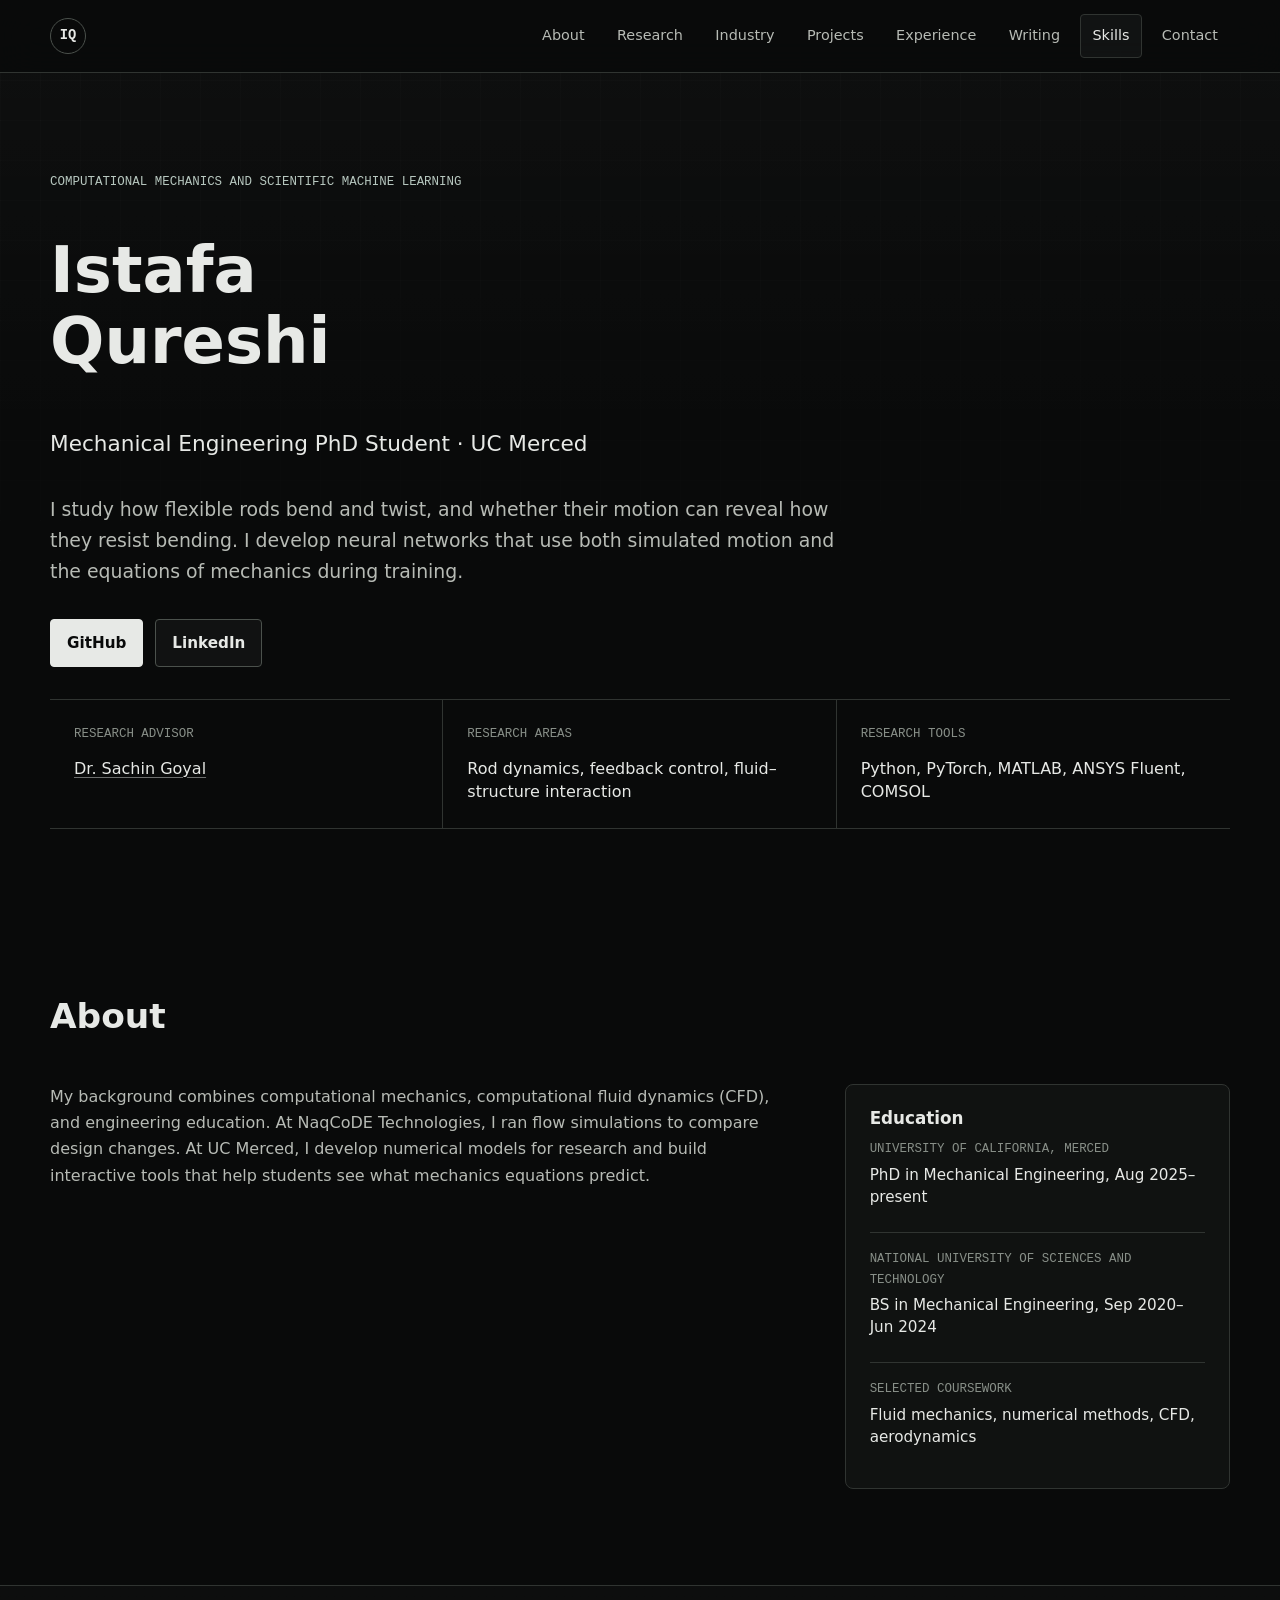
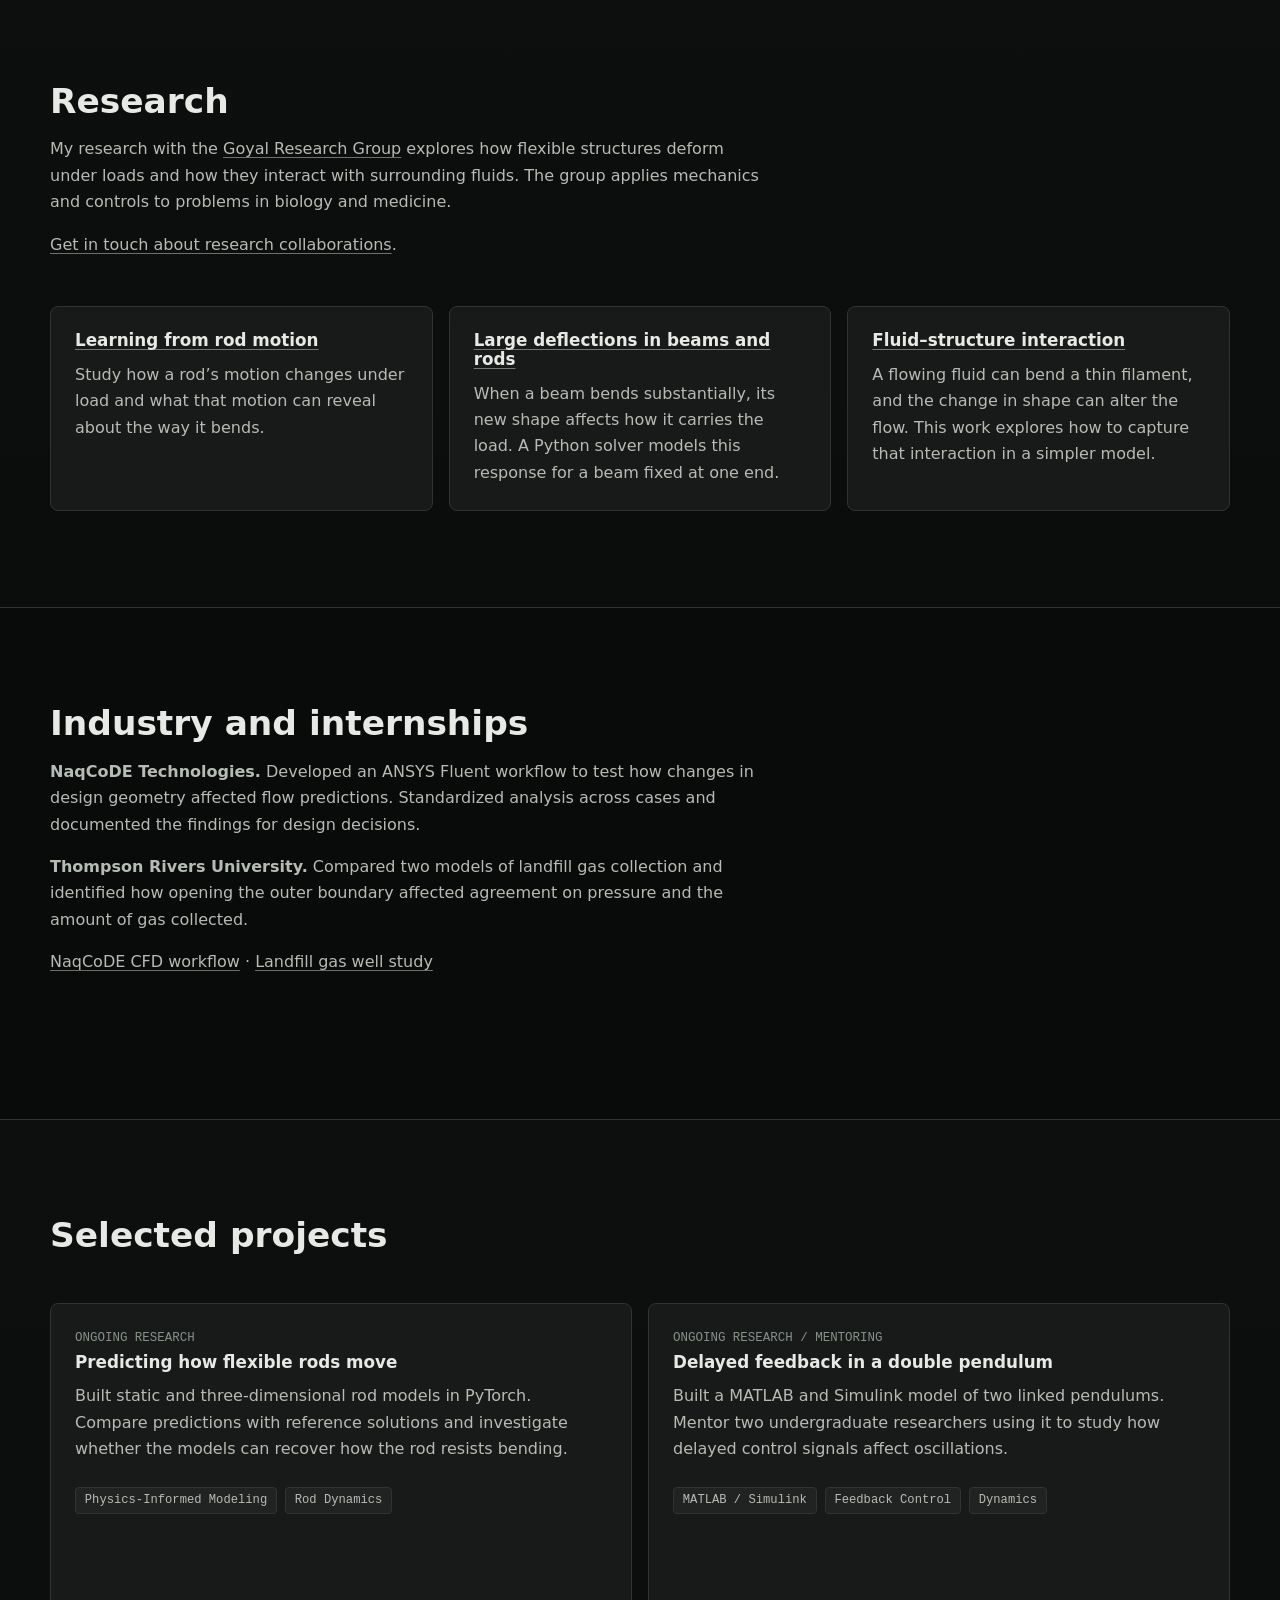
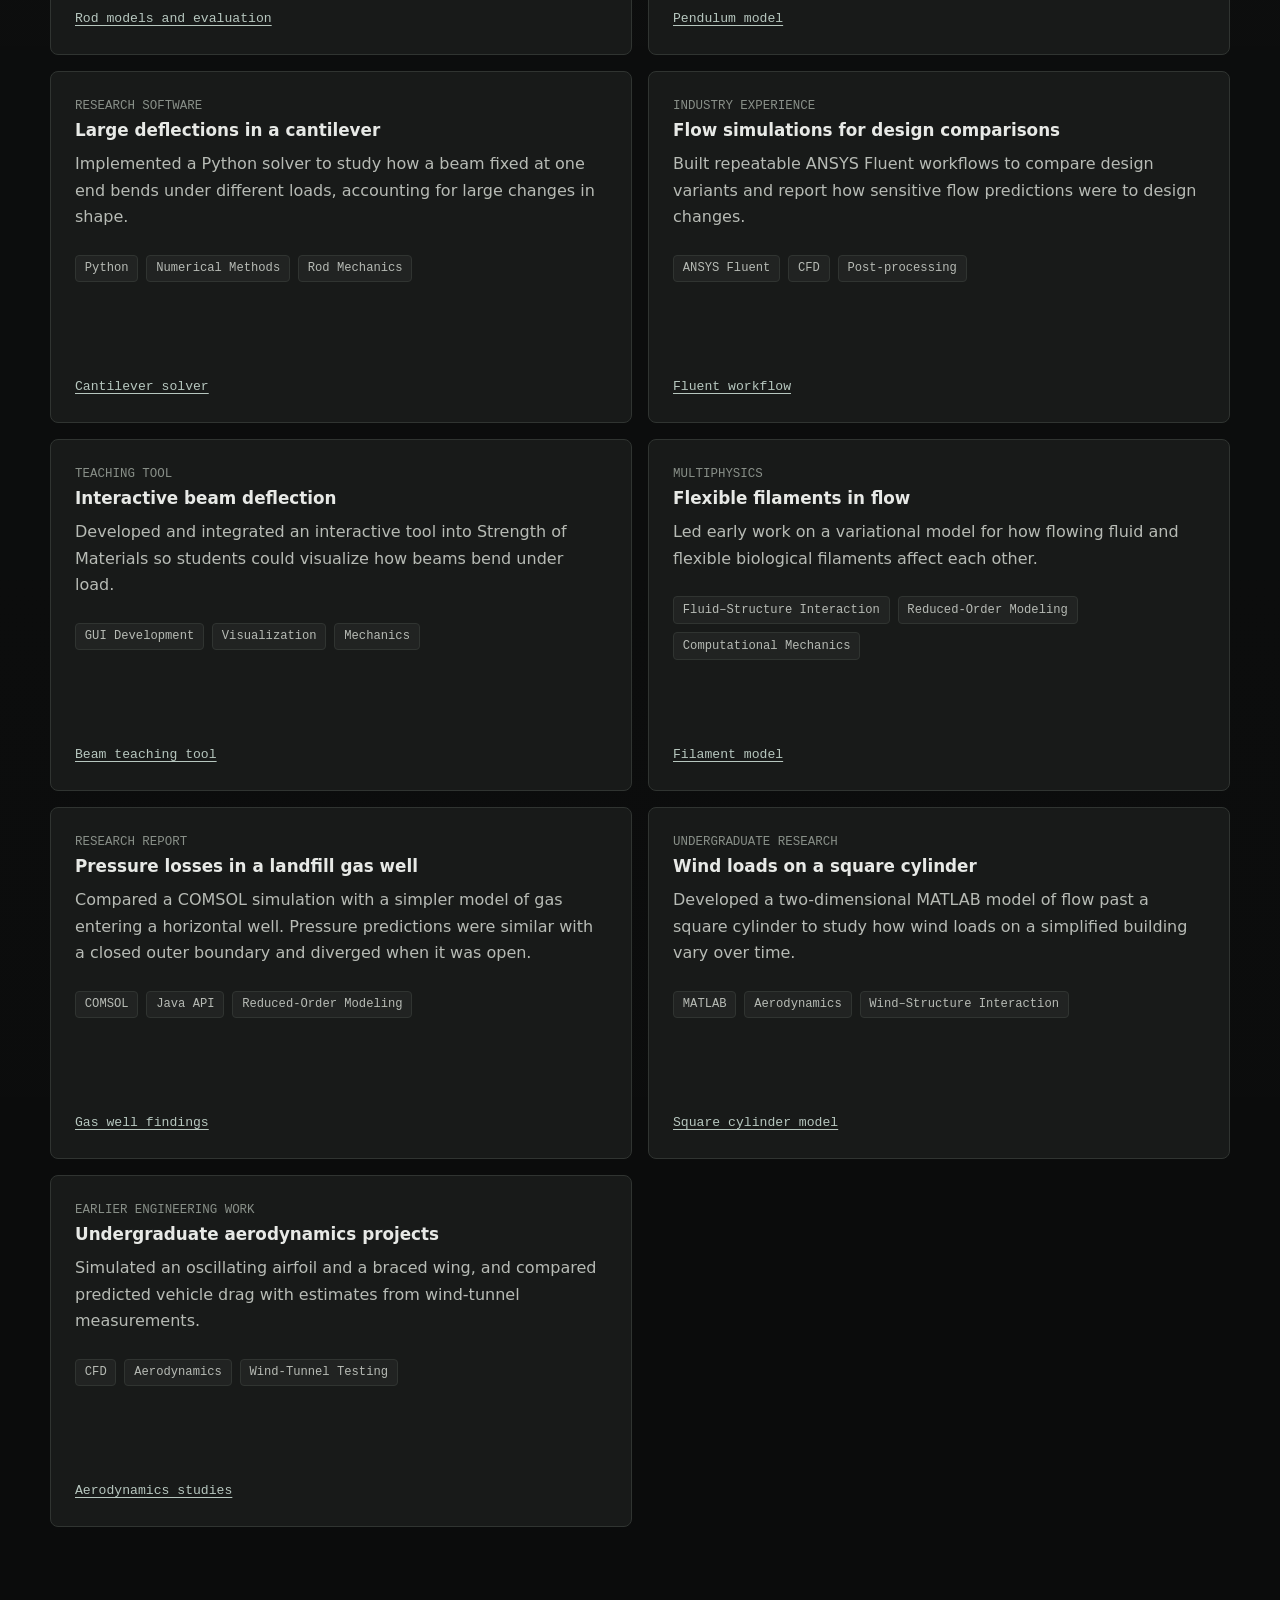
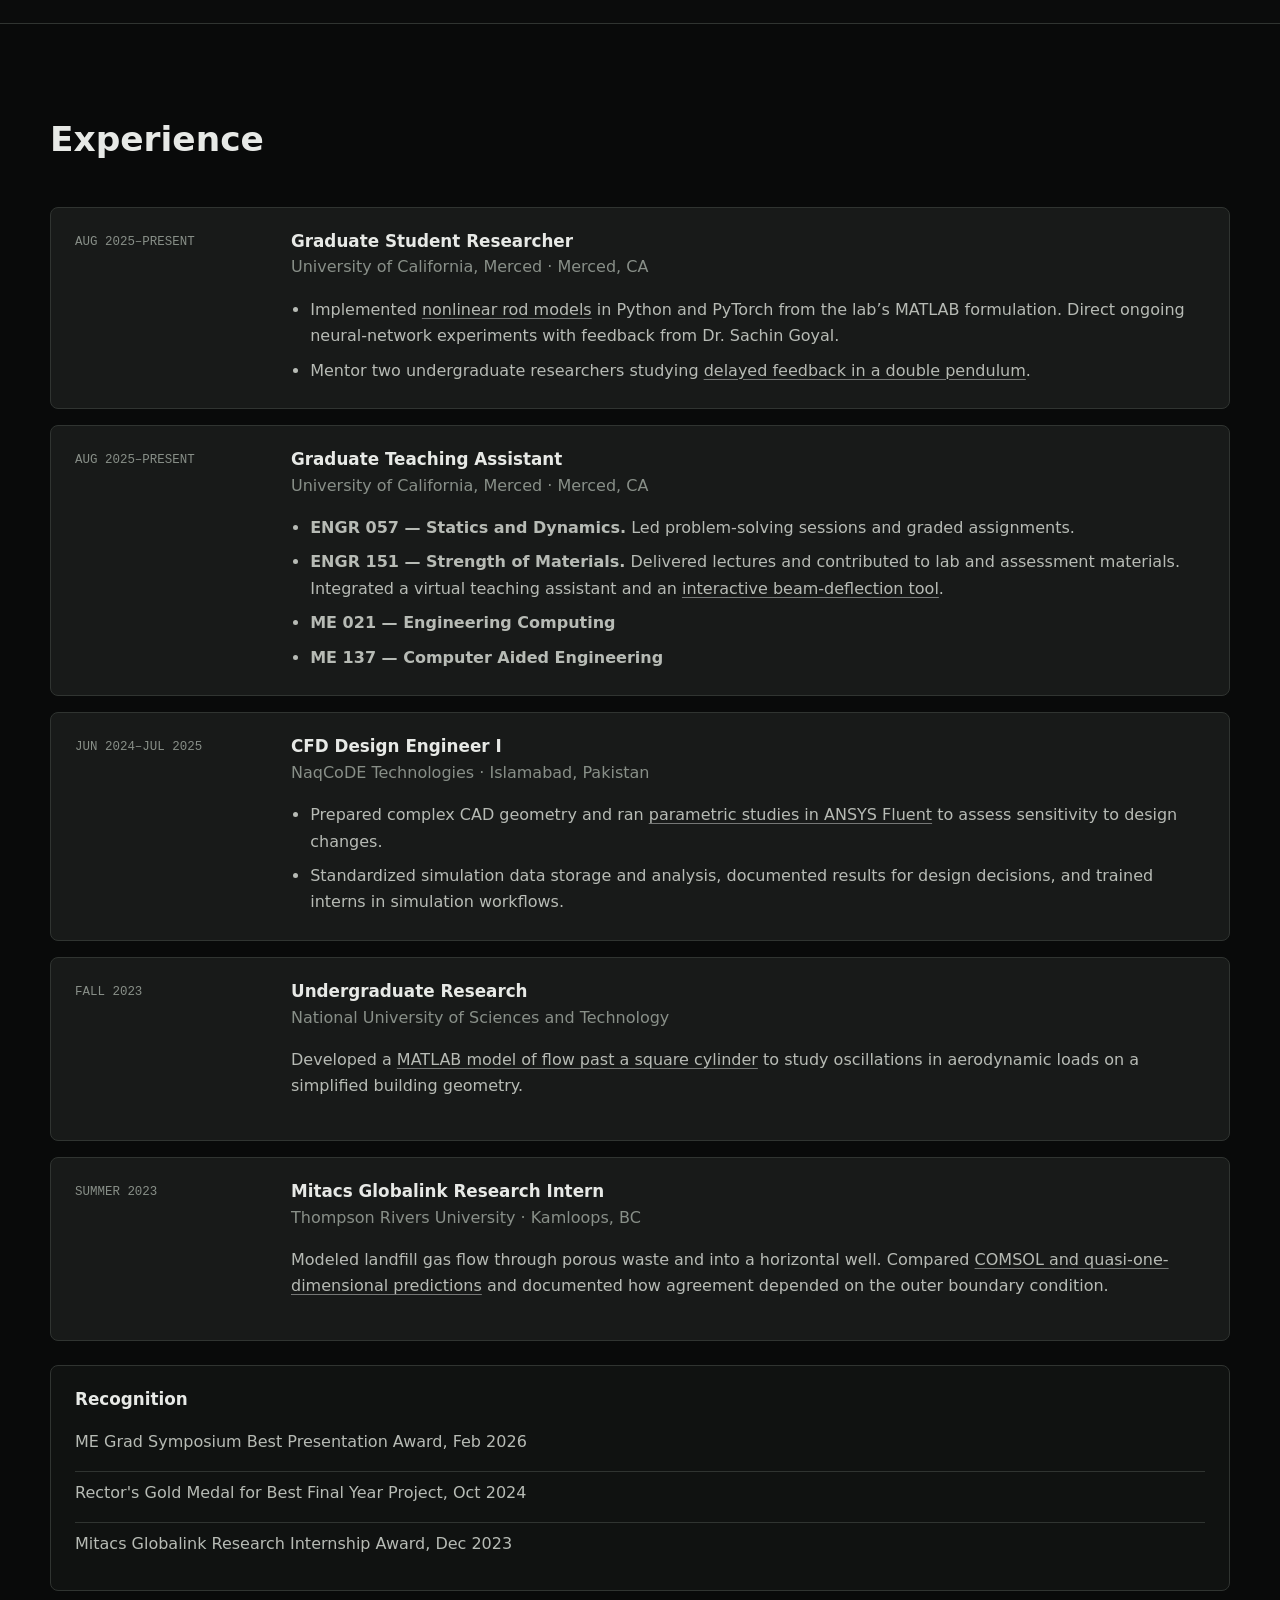
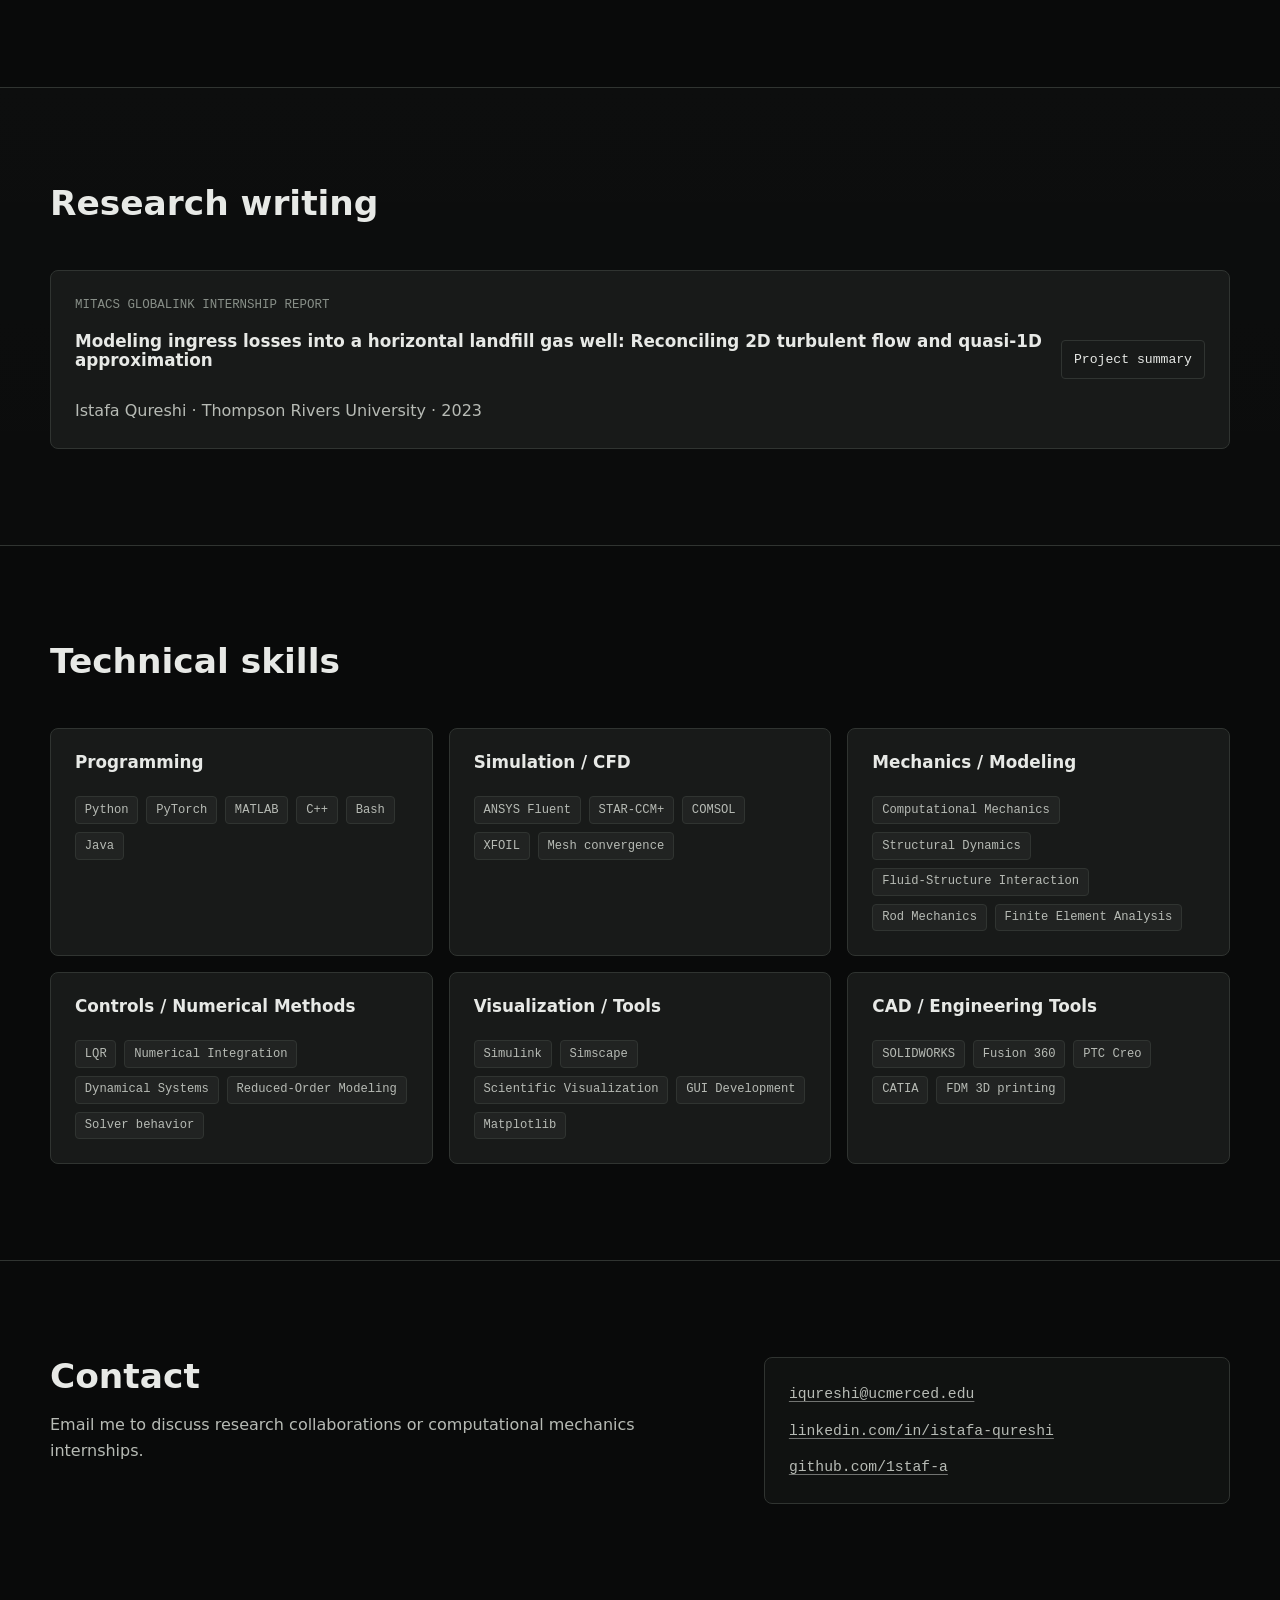
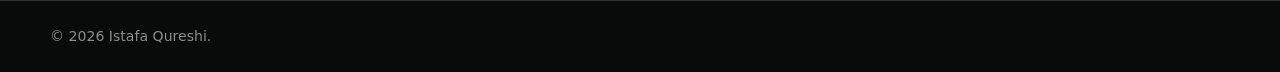
<file: index.html>
<!doctype html>
<html lang="en">
<head>
  <meta charset="utf-8">
  <meta name="viewport" content="width=device-width, initial-scale=1">
  <meta name="description" content="Istafa Qureshi, Mechanical Engineering PhD student at UC Merced. Research on flexible rods, physics-informed machine learning, and flow simulation.">
  <title>Istafa Qureshi | Mechanical Engineering PhD Student</title>
  <link rel="icon" type="image/png" sizes="64x64" href="favicon.png">
  <link rel="stylesheet" href="styles.css">
  <script src="script.js" defer></script>
</head>
<body>
  <a class="skip-link" href="#main">Skip to main content</a>

  <header class="site-header">
    <nav class="site-nav" aria-label="Primary navigation">
      <a class="brand" href="#top" aria-label="Istafa Qureshi home">IQ</a>
      <button class="menu-toggle" type="button" aria-expanded="false" aria-controls="nav-links">
        <span class="menu-lines" aria-hidden="true"></span>
        <span class="sr-only">Toggle navigation</span>
      </button>
      <div class="nav-links" id="nav-links">
        <a href="#about">About</a>
        <a href="#research">Research</a>
        <a href="#internships">Industry</a>
        <a href="#projects">Projects</a>
        <a href="#experience">Experience</a>
        <a href="#publications">Writing</a>
        <a href="#skills">Skills</a>
        <a href="#contact">Contact</a>
      </div>
    </nav>
  </header>

  <main id="main">
    <!-- Hero / editable professional introduction -->
    <section class="hero section" id="top" aria-labelledby="hero-title">
      <div class="section-inner hero-inner">
        <p class="eyebrow">Computational mechanics and scientific machine learning</p>
        <h1 id="hero-title">Istafa Qureshi</h1>
        <p class="hero-title">Mechanical Engineering PhD Student · UC Merced</p>
        <p class="hero-statement">
          I study how flexible rods bend and twist, and whether their motion can
          reveal how they resist bending. I develop neural networks that use both
          simulated motion and the equations of mechanics during training.
        </p>

        <div class="hero-actions" aria-label="External links">
          <a class="button button-primary" href="https://github.com/1staf-a">GitHub</a>
          <a class="button button-secondary" href="https://linkedin.com/in/istafa-qureshi">LinkedIn</a>
        </div>

        <dl class="hero-facts" aria-label="Current academic profile">
          <div>
            <dt>Research advisor</dt>
            <dd><a href="https://sites.ucmerced.edu/sgoyal/research1">Dr. Sachin Goyal</a></dd>
          </div>
          <div>
            <dt>Research areas</dt>
            <dd>Rod dynamics, feedback control, fluid–structure interaction</dd>
          </div>
          <div>
            <dt>Research tools</dt>
            <dd>Python, PyTorch, MATLAB, ANSYS Fluent, COMSOL</dd>
          </div>
        </dl>
      </div>
    </section>

    <!-- About -->
    <section class="section" id="about" aria-labelledby="about-title">
      <div class="section-inner">
        <div class="section-heading">
          <h2 id="about-title">About</h2>
        </div>
        <div class="about-grid">
          <div class="about-copy">
            <p>
              My background combines computational mechanics, computational fluid
              dynamics (CFD), and engineering education. At NaqCoDE Technologies,
              I ran flow simulations to compare design changes. At UC Merced, I
              develop numerical models for research and build interactive tools
              that help students see what mechanics equations predict.
            </p>
          </div>
          <div class="academic-path" aria-label="Academic path">
            <h3>Education</h3>
            <ul class="fact-list">
              <li>
                <span>University of California, Merced</span>
                <strong>PhD in Mechanical Engineering, Aug 2025–present</strong>
              </li>
              <li>
                <span>National University of Sciences and Technology</span>
                <strong>BS in Mechanical Engineering, Sep 2020–Jun 2024</strong>
              </li>
              <li>
                <span>Selected coursework</span>
                <strong>Fluid mechanics, numerical methods, CFD, aerodynamics</strong>
              </li>
            </ul>
          </div>
        </div>
      </div>
    </section>

    <!-- Research collaborations and internships -->
    <section class="section section-muted" id="research" aria-labelledby="research-title">
      <div class="section-inner">
        <div class="section-heading">
          <h2 id="research-title">Research</h2>
          <p>
            My research with the
            <a href="https://sites.ucmerced.edu/sgoyal/research1">Goyal Research Group</a>
            explores how flexible structures deform under loads and how they
            interact with surrounding fluids. The group applies mechanics and
            controls to problems in biology and medicine.
          </p>
          <p><a href="#contact">Get in touch about research collaborations</a>.</p>
        </div>
        <div class="card-grid">
          <article class="topic-card">
            <h3><a href="projects/pinn-rod-dynamics.html">Learning from rod motion</a></h3>
            <p>Study how a rod’s motion changes under load and what that motion can reveal about the way it bends.</p>
          </article>
          <article class="topic-card">
            <h3><a href="projects/nonlinear-rod-mechanics.html">Large deflections in beams and rods</a></h3>
            <p>When a beam bends substantially, its new shape affects how it carries the load. A Python solver models this response for a beam fixed at one end.</p>
          </article>
          <article class="topic-card">
            <h3><a href="projects/fluid-structure-interaction-models.html">Fluid–structure interaction</a></h3>
            <p>A flowing fluid can bend a thin filament, and the change in shape can alter the flow. This work explores how to capture that interaction in a simpler model.</p>
          </article>
        </div>
      </div>
    </section>

    <section class="section" id="internships" aria-labelledby="internships-title">
      <div class="section-inner">
        <div class="section-heading">
          <h2 id="internships-title">Industry and internships</h2>
          <p>
            <strong>NaqCoDE Technologies.</strong> Developed an ANSYS Fluent
            workflow to test how changes in design geometry affected flow
            predictions. Standardized analysis across cases and documented the
            findings for design decisions.
          </p>
          <p>
            <strong>Thompson Rivers University.</strong> Compared two models of
            landfill gas collection and identified how opening the outer boundary
            affected agreement on pressure and the amount of gas collected.
          </p>
          <p>
            <a href="projects/cfd-parametric-workflows.html">NaqCoDE CFD workflow</a> ·
            <a href="projects/gas-well-ingress-losses.html">Landfill gas well study</a>
          </p>
        </div>
      </div>
    </section>

    <!-- Projects -->
    <section class="section section-muted" id="projects" aria-labelledby="projects-title">
      <div class="section-inner">
        <div class="section-heading">
          <h2 id="projects-title">Selected projects</h2>
        </div>

        <div class="project-grid">
          <article class="project-card">
            <div class="project-meta">Ongoing research</div>
            <h3>Predicting how flexible rods move</h3>
            <p>
              Built static and three-dimensional rod models in PyTorch. Compare
              predictions with reference solutions and investigate whether the
              models can recover how the rod resists bending.
            </p>
            <ul class="tag-list">
              <li>Physics-Informed Modeling</li>
              <li>Rod Dynamics</li>
            </ul>
            <a class="project-link" href="projects/pinn-rod-dynamics.html">Rod models and evaluation</a>
          </article>

          <article class="project-card">
            <div class="project-meta">Ongoing research / mentoring</div>
            <h3>Delayed feedback in a double pendulum</h3>
            <p>
              Built a MATLAB and Simulink model of two linked pendulums. Mentor
              two undergraduate researchers using it to study how delayed
              control signals affect oscillations.
            </p>
            <ul class="tag-list">
              <li>MATLAB / Simulink</li>
              <li>Feedback Control</li>
              <li>Dynamics</li>
            </ul>
            <a class="project-link" href="projects/double-pendulum-delay-lqr.html">Pendulum model</a>
          </article>

          <article class="project-card">
            <div class="project-meta">Research software</div>
            <h3>Large deflections in a cantilever</h3>
            <p>
              Implemented a Python solver to study how a beam fixed at one end
              bends under different loads, accounting for large changes in shape.
            </p>
            <ul class="tag-list">
              <li>Python</li>
              <li>Numerical Methods</li>
              <li>Rod Mechanics</li>
            </ul>
            <a class="project-link" href="projects/nonlinear-rod-mechanics.html">Cantilever solver</a>
          </article>

          <article class="project-card">
            <div class="project-meta">Industry experience</div>
            <h3>Flow simulations for design comparisons</h3>
            <p>
              Built repeatable ANSYS Fluent workflows to compare design variants
              and report how sensitive flow predictions were to design changes.
            </p>
            <ul class="tag-list">
              <li>ANSYS Fluent</li>
              <li>CFD</li>
              <li>Post-processing</li>
            </ul>
            <a class="project-link" href="projects/cfd-parametric-workflows.html">Fluent workflow</a>
          </article>

          <article class="project-card">
            <div class="project-meta">Teaching tool</div>
            <h3>Interactive beam deflection</h3>
            <p>
              Developed and integrated an interactive tool into Strength of
              Materials so students could visualize how beams bend under load.
            </p>
            <ul class="tag-list">
              <li>GUI Development</li>
              <li>Visualization</li>
              <li>Mechanics</li>
            </ul>
            <a class="project-link" href="projects/beam-rod-visualization-gui.html">Beam teaching tool</a>
          </article>

          <article class="project-card">
            <div class="project-meta">Multiphysics</div>
            <h3>Flexible filaments in flow</h3>
            <p>
              Led early work on a variational model for how flowing fluid and
              flexible biological filaments affect each other.
            </p>
            <ul class="tag-list">
              <li>Fluid–Structure Interaction</li>
              <li>Reduced-Order Modeling</li>
              <li>Computational Mechanics</li>
            </ul>
            <a class="project-link" href="projects/fluid-structure-interaction-models.html">Filament model</a>
          </article>

          <article class="project-card">
            <div class="project-meta">Research report</div>
            <h3>Pressure losses in a landfill gas well</h3>
            <p>
              Compared a COMSOL simulation with a simpler model of gas entering a
              horizontal well. Pressure predictions were similar with a closed
              outer boundary and diverged when it was open.
            </p>
            <ul class="tag-list">
              <li>COMSOL</li>
              <li>Java API</li>
              <li>Reduced-Order Modeling</li>
            </ul>
            <a class="project-link" href="projects/gas-well-ingress-losses.html">Gas well findings</a>
          </article>

          <article class="project-card">
            <div class="project-meta">Undergraduate research</div>
            <h3>Wind loads on a square cylinder</h3>
            <p>
              Developed a two-dimensional MATLAB model of flow past a square
              cylinder to study how wind loads on a simplified building vary over time.
            </p>
            <ul class="tag-list">
              <li>MATLAB</li>
              <li>Aerodynamics</li>
              <li>Wind–Structure Interaction</li>
            </ul>
            <a class="project-link" href="projects/bluff-body-flow-model.html">Square cylinder model</a>
          </article>

          <article class="project-card">
            <div class="project-meta">Earlier engineering work</div>
            <h3>Undergraduate aerodynamics projects</h3>
            <p>
              Simulated an oscillating airfoil and a braced wing, and compared
              predicted vehicle drag with estimates from wind-tunnel measurements.
            </p>
            <ul class="tag-list">
              <li>CFD</li>
              <li>Aerodynamics</li>
              <li>Wind-Tunnel Testing</li>
            </ul>
            <a class="project-link" href="projects/undergraduate-engineering-portfolio.html">Aerodynamics studies</a>
          </article>
        </div>
      </div>
    </section>

    <!-- Experience -->
    <section class="section" id="experience" aria-labelledby="experience-title">
      <div class="section-inner">
        <div class="section-heading">
          <h2 id="experience-title">Experience</h2>
        </div>

        <div class="timeline">
          <article class="timeline-item">
            <div class="timeline-date">Aug 2025–present</div>
            <div class="timeline-content">
              <h3>Graduate Student Researcher</h3>
              <p class="timeline-place">University of California, Merced · Merced, CA</p>
              <ul>
                <li>Implemented <a href="projects/pinn-rod-dynamics.html">nonlinear rod models</a> in Python and PyTorch from the lab’s MATLAB formulation. Direct ongoing neural-network experiments with feedback from Dr. Sachin Goyal.</li>
                <li>Mentor two undergraduate researchers studying <a href="projects/double-pendulum-delay-lqr.html">delayed feedback in a double pendulum</a>.</li>
              </ul>
            </div>
          </article>

          <article class="timeline-item">
            <div class="timeline-date">Aug 2025–present</div>
            <div class="timeline-content">
              <h3>Graduate Teaching Assistant</h3>
              <p class="timeline-place">University of California, Merced · Merced, CA</p>
              <ul>
                <li><strong>ENGR 057 — Statics and Dynamics.</strong> Led problem-solving sessions and graded assignments.</li>
                <li><strong>ENGR 151 — Strength of Materials.</strong> Delivered lectures and contributed to lab and assessment materials. Integrated a virtual teaching assistant and an <a href="projects/beam-rod-visualization-gui.html">interactive beam-deflection tool</a>.</li>
                <li><strong>ME 021 — Engineering Computing</strong></li>
                <li><strong>ME 137 — Computer Aided Engineering</strong></li>
              </ul>
            </div>
          </article>

          <article class="timeline-item">
            <div class="timeline-date">Jun 2024–Jul 2025</div>
            <div class="timeline-content">
              <h3>CFD Design Engineer I</h3>
              <p class="timeline-place">NaqCoDE Technologies · Islamabad, Pakistan</p>
              <ul>
                <li>Prepared complex CAD geometry and ran <a href="projects/cfd-parametric-workflows.html">parametric studies in ANSYS Fluent</a> to assess sensitivity to design changes.</li>
                <li>Standardized simulation data storage and analysis, documented results for design decisions, and trained interns in simulation workflows.</li>
              </ul>
            </div>
          </article>

          <article class="timeline-item">
            <div class="timeline-date">Fall 2023</div>
            <div class="timeline-content">
              <h3>Undergraduate Research</h3>
              <p class="timeline-place">National University of Sciences and Technology</p>
              <p>
                Developed a <a href="projects/bluff-body-flow-model.html">MATLAB model of flow past a square cylinder</a>
                to study oscillations in aerodynamic loads on a simplified building geometry.
              </p>
            </div>
          </article>

          <article class="timeline-item">
            <div class="timeline-date">Summer 2023</div>
            <div class="timeline-content">
              <h3>Mitacs Globalink Research Intern</h3>
              <p class="timeline-place">Thompson Rivers University · Kamloops, BC</p>
              <p>
                Modeled landfill gas flow through porous waste and into a horizontal
                well. Compared <a href="projects/gas-well-ingress-losses.html">COMSOL and quasi-one-dimensional predictions</a>
                and documented how agreement depended on the outer boundary condition.
              </p>
            </div>
          </article>
        </div>

        <div class="recognition">
          <h3>Recognition</h3>
          <ul class="compact-list">
            <li>ME Grad Symposium Best Presentation Award, Feb 2026</li>
            <li>Rector's Gold Medal for Best Final Year Project, Oct 2024</li>
            <li>Mitacs Globalink Research Internship Award, Dec 2023</li>
          </ul>
        </div>
      </div>
    </section>

    <!-- Publications and writing -->
    <section class="section section-muted" id="publications" aria-labelledby="publications-title">
      <div class="section-inner">
        <div class="section-heading">
          <h2 id="publications-title">Research writing</h2>
        </div>

        <div class="writing-list">
          <article class="writing-item">
            <p class="writing-type">Mitacs Globalink internship report</p>
            <h3>Modeling ingress losses into a horizontal landfill gas well: Reconciling 2D turbulent flow and quasi-1D approximation</h3>
            <p>Istafa Qureshi · Thompson Rivers University · 2023</p>
            <a href="projects/gas-well-ingress-losses.html">Project summary</a>
          </article>
        </div>
      </div>
    </section>

    <!-- Skills -->
    <section class="section" id="skills" aria-labelledby="skills-title">
      <div class="section-inner">
        <div class="section-heading">
          <h2 id="skills-title">Technical skills</h2>
        </div>

        <div class="skills-grid">
          <section class="skill-group" aria-labelledby="programming-title">
            <h3 id="programming-title">Programming</h3>
            <ul class="pill-list">
              <li>Python</li>
              <li>PyTorch</li>
              <li>MATLAB</li>
              <li>C++</li>
              <li>Bash</li>
              <li>Java</li>
            </ul>
          </section>

          <section class="skill-group" aria-labelledby="simulation-title">
            <h3 id="simulation-title">Simulation / CFD</h3>
            <ul class="pill-list">
              <li>ANSYS Fluent</li>
              <li>STAR-CCM+</li>
              <li>COMSOL</li>
              <li>XFOIL</li>
              <li>Mesh convergence</li>
            </ul>
          </section>

          <section class="skill-group" aria-labelledby="mechanics-title">
            <h3 id="mechanics-title">Mechanics / Modeling</h3>
            <ul class="pill-list">
              <li>Computational Mechanics</li>
              <li>Structural Dynamics</li>
              <li>Fluid-Structure Interaction</li>
              <li>Rod Mechanics</li>
              <li>Finite Element Analysis</li>
            </ul>
          </section>

          <section class="skill-group" aria-labelledby="controls-title">
            <h3 id="controls-title">Controls / Numerical Methods</h3>
            <ul class="pill-list">
              <li>LQR</li>
              <li>Numerical Integration</li>
              <li>Dynamical Systems</li>
              <li>Reduced-Order Modeling</li>
              <li>Solver behavior</li>
            </ul>
          </section>

          <section class="skill-group" aria-labelledby="visualization-title">
            <h3 id="visualization-title">Visualization / Tools</h3>
            <ul class="pill-list">
              <li>Simulink</li>
              <li>Simscape</li>
              <li>Scientific Visualization</li>
              <li>GUI Development</li>
              <li>Matplotlib</li>
            </ul>
          </section>

          <section class="skill-group" aria-labelledby="cad-title">
            <h3 id="cad-title">CAD / Engineering Tools</h3>
            <ul class="pill-list">
              <li>SOLIDWORKS</li>
              <li>Fusion 360</li>
              <li>PTC Creo</li>
              <li>CATIA</li>
              <li>FDM 3D printing</li>
            </ul>
          </section>
        </div>
      </div>
    </section>

    <!-- Contact -->
    <section class="section contact-section" id="contact" aria-labelledby="contact-title">
      <div class="section-inner contact-inner">
        <div>
          <h2 id="contact-title">Contact</h2>
          <p>
            Email me to discuss research collaborations or computational mechanics internships.
          </p>
        </div>
        <address class="contact-list">
          <a href="mailto:iqureshi@ucmerced.edu">iqureshi@ucmerced.edu</a>
          <a href="https://linkedin.com/in/istafa-qureshi">linkedin.com/in/istafa-qureshi</a>
          <a href="https://github.com/1staf-a">github.com/1staf-a</a>
        </address>
      </div>
    </section>
  </main>

  <footer class="site-footer">
    <div class="section-inner footer-inner">
      <p>&copy; <span id="current-year">2026</span> Istafa Qureshi.</p>
    </div>
  </footer>
</body>
</html>
</file>
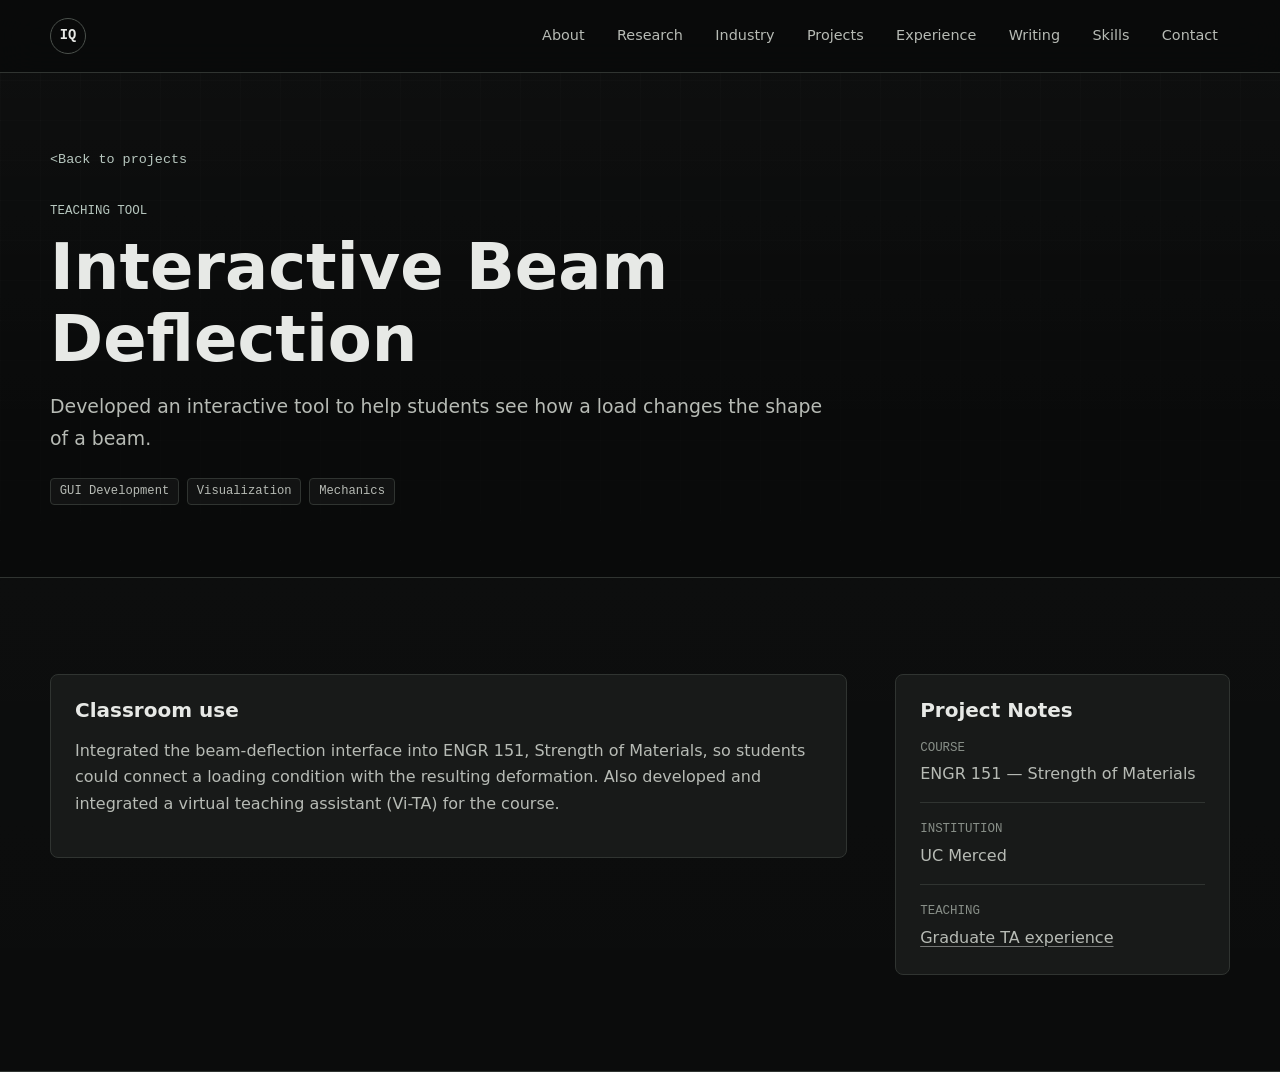
<file: projects/beam-rod-visualization-gui.html>
<!doctype html>
<html lang="en">
<head>
  <meta charset="utf-8">
  <meta name="viewport" content="width=device-width, initial-scale=1">
  <meta name="description" content="Istafa Qureshi developed an interactive beam-deflection tool for Strength of Materials at UC Merced.">
  <title>Interactive Beam Deflection | Istafa Qureshi</title>
  <link rel="icon" type="image/png" sizes="64x64" href="../favicon.png">
  <link rel="stylesheet" href="../styles.css">
  <script src="../script.js" defer></script>
</head>
<body>
  <a class="skip-link" href="#main">Skip to main content</a>
  <header class="site-header">
    <nav class="site-nav" aria-label="Primary navigation">
      <a class="brand" href="../index.html#top" aria-label="Istafa Qureshi home">IQ</a>
      <button class="menu-toggle" type="button" aria-expanded="false" aria-controls="nav-links">
        <span class="menu-lines" aria-hidden="true"></span>
        <span class="sr-only">Toggle navigation</span>
      </button>
      <div class="nav-links" id="nav-links">
        <a href="../index.html#about">About</a>
        <a href="../index.html#research">Research</a>
        <a href="../index.html#internships">Industry</a>
        <a href="../index.html#projects">Projects</a>
        <a href="../index.html#experience">Experience</a>
        <a href="../index.html#publications">Writing</a>
        <a href="../index.html#skills">Skills</a>
        <a href="../index.html#contact">Contact</a>
      </div>
    </nav>
  </header>

  <main id="main" class="project-page">
    <section class="section project-hero" id="top">
      <div class="section-inner">
        <a class="back-link" href="../index.html#projects">Back to projects</a>
        <p class="eyebrow">Teaching tool</p>
        <h1>Interactive Beam Deflection</h1>
        <p class="hero-statement">
          Developed an interactive tool to help students see how a load
          changes the shape of a beam.
        </p>
        <ul class="tag-list">
          <li>GUI Development</li>
          <li>Visualization</li>
          <li>Mechanics</li>
        </ul>
      </div>
    </section>

    <section class="section section-muted">
      <div class="section-inner project-detail-grid">
        <article class="project-detail-main">
          <h2>Classroom use</h2>
          <p>
            Integrated the beam-deflection interface into ENGR 151, Strength
            of Materials, so students could connect a loading condition with
            the resulting deformation. Also developed and integrated a
            virtual teaching assistant (Vi-TA) for the course.
          </p>
        </article>

        <aside class="project-detail-aside" aria-label="Project metadata">
          <h2>Project Notes</h2>
          <dl class="meta-list">
            <div>
              <dt>Course</dt>
              <dd>ENGR 151 — Strength of Materials</dd>
            </div>
            <div>
              <dt>Institution</dt>
              <dd>UC Merced</dd>
            </div>
            <div>
              <dt>Teaching</dt>
              <dd><a href="../index.html#experience">Graduate TA experience</a></dd>
            </div>
          </dl>
        </aside>
      </div>
    </section>
  </main>
</body>
</html>
</file>
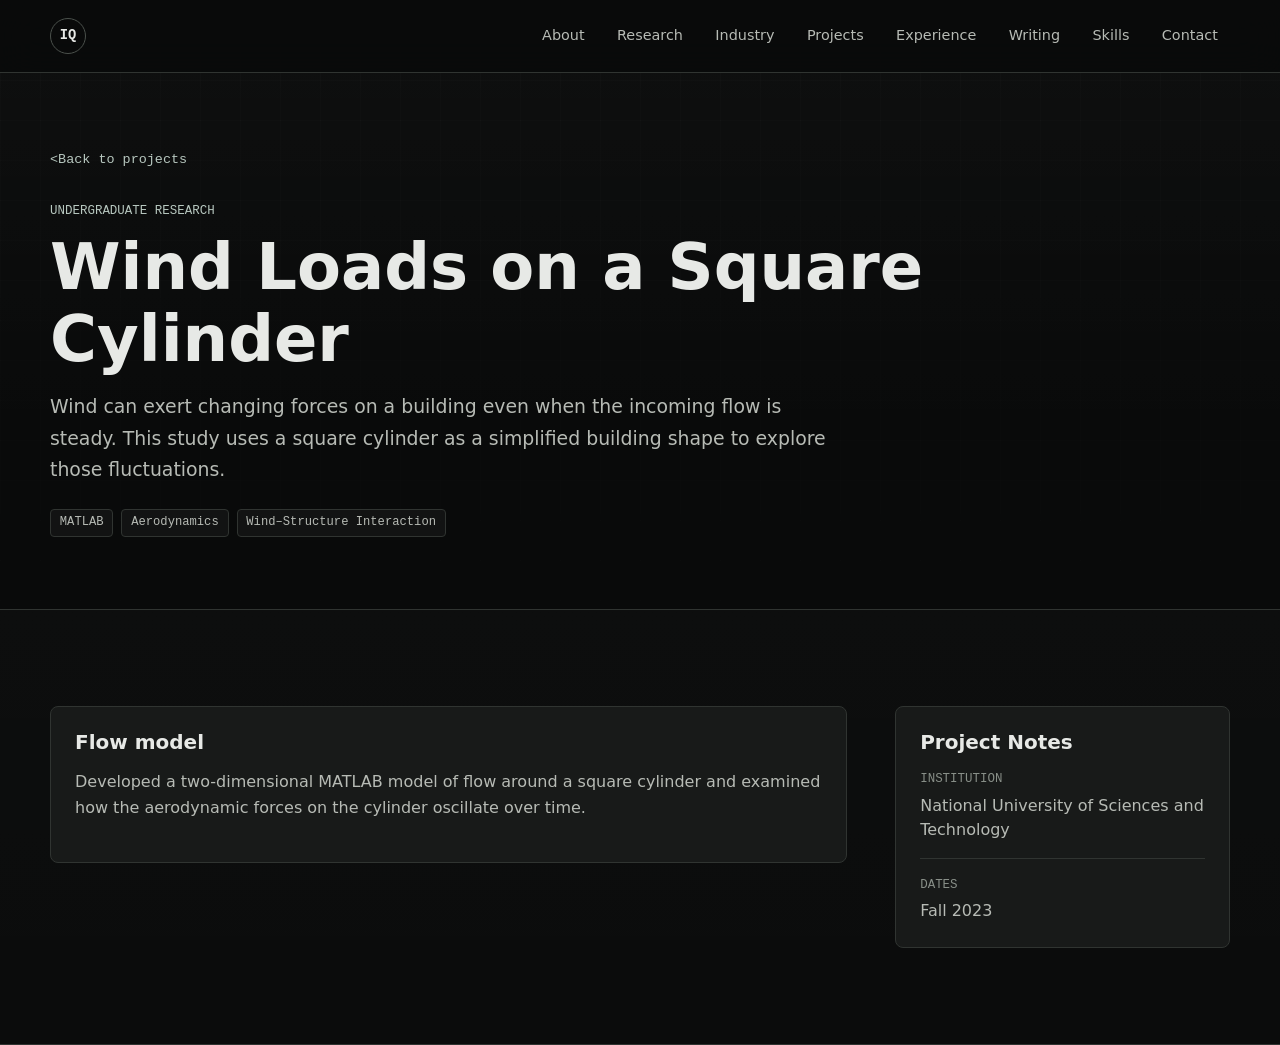
<file: projects/bluff-body-flow-model.html>
<!doctype html>
<html lang="en">
<head>
  <meta charset="utf-8">
  <meta name="viewport" content="width=device-width, initial-scale=1">
  <meta name="description" content="Istafa Qureshi developed a two-dimensional MATLAB model to study unsteady wind loads on a square cylinder.">
  <title>Wind Loads on a Square Cylinder | Istafa Qureshi</title>
  <link rel="icon" type="image/png" sizes="64x64" href="../favicon.png">
  <link rel="stylesheet" href="../styles.css">
  <script src="../script.js" defer></script>
</head>
<body>
  <a class="skip-link" href="#main">Skip to main content</a>
  <header class="site-header">
    <nav class="site-nav" aria-label="Primary navigation">
      <a class="brand" href="../index.html#top" aria-label="Istafa Qureshi home">IQ</a>
      <button class="menu-toggle" type="button" aria-expanded="false" aria-controls="nav-links">
        <span class="menu-lines" aria-hidden="true"></span>
        <span class="sr-only">Toggle navigation</span>
      </button>
      <div class="nav-links" id="nav-links">
        <a href="../index.html#about">About</a>
        <a href="../index.html#research">Research</a>
        <a href="../index.html#internships">Industry</a>
        <a href="../index.html#projects">Projects</a>
        <a href="../index.html#experience">Experience</a>
        <a href="../index.html#publications">Writing</a>
        <a href="../index.html#skills">Skills</a>
        <a href="../index.html#contact">Contact</a>
      </div>
    </nav>
  </header>

  <main id="main" class="project-page">
    <section class="section project-hero" id="top">
      <div class="section-inner">
        <a class="back-link" href="../index.html#projects">Back to projects</a>
        <p class="eyebrow">Undergraduate research</p>
        <h1>Wind Loads on a Square Cylinder</h1>
        <p class="hero-statement">
          Wind can exert changing forces on a building even when the
          incoming flow is steady. This study uses a square cylinder as a
          simplified building shape to explore those fluctuations.
        </p>
        <ul class="tag-list">
          <li>MATLAB</li>
          <li>Aerodynamics</li>
          <li>Wind–Structure Interaction</li>
        </ul>
      </div>
    </section>

    <section class="section section-muted">
      <div class="section-inner project-detail-grid">
        <article class="project-detail-main">
          <h2>Flow model</h2>
          <p>
            Developed a two-dimensional MATLAB model of flow around a
            square cylinder and examined how the aerodynamic forces on
            the cylinder oscillate over time.
          </p>
        </article>

        <aside class="project-detail-aside" aria-label="Project metadata">
          <h2>Project Notes</h2>
          <dl class="meta-list">
            <div>
              <dt>Institution</dt>
              <dd>National University of Sciences and Technology</dd>
            </div>
            <div>
              <dt>Dates</dt>
              <dd>Fall 2023</dd>
            </div>
          </dl>
        </aside>
      </div>
    </section>
  </main>
</body>
</html>
</file>
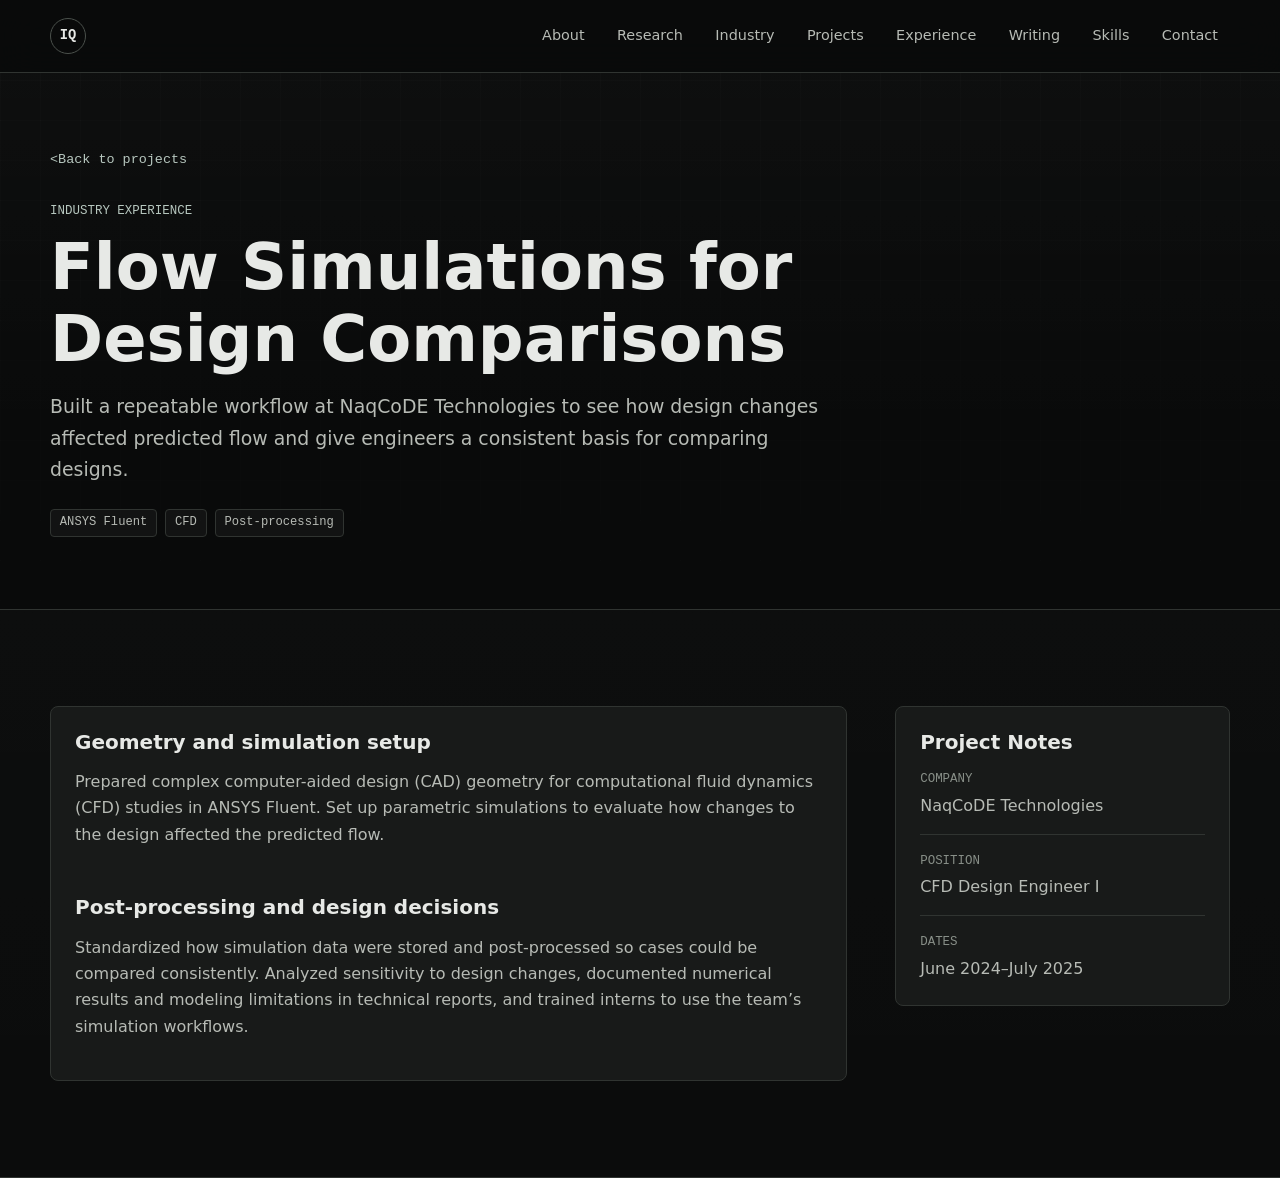
<file: projects/cfd-parametric-workflows.html>
<!doctype html>
<html lang="en">
<head>
  <meta charset="utf-8">
  <meta name="viewport" content="width=device-width, initial-scale=1">
  <meta name="description" content="Istafa Qureshi developed ANSYS Fluent workflows at NaqCoDE Technologies to compare flow predictions across design variants.">
  <title>Flow Simulations for Design Comparisons | Istafa Qureshi</title>
  <link rel="icon" type="image/png" sizes="64x64" href="../favicon.png">
  <link rel="stylesheet" href="../styles.css">
  <script src="../script.js" defer></script>
</head>
<body>
  <a class="skip-link" href="#main">Skip to main content</a>
  <header class="site-header">
    <nav class="site-nav" aria-label="Primary navigation">
      <a class="brand" href="../index.html#top" aria-label="Istafa Qureshi home">IQ</a>
      <button class="menu-toggle" type="button" aria-expanded="false" aria-controls="nav-links">
        <span class="menu-lines" aria-hidden="true"></span>
        <span class="sr-only">Toggle navigation</span>
      </button>
      <div class="nav-links" id="nav-links">
        <a href="../index.html#about">About</a>
        <a href="../index.html#research">Research</a>
        <a href="../index.html#internships">Industry</a>
        <a href="../index.html#projects">Projects</a>
        <a href="../index.html#experience">Experience</a>
        <a href="../index.html#publications">Writing</a>
        <a href="../index.html#skills">Skills</a>
        <a href="../index.html#contact">Contact</a>
      </div>
    </nav>
  </header>

  <main id="main" class="project-page">
    <section class="section project-hero" id="top">
      <div class="section-inner">
        <a class="back-link" href="../index.html#projects">Back to projects</a>
        <p class="eyebrow">Industry experience</p>
        <h1>Flow Simulations for Design Comparisons</h1>
        <p class="hero-statement">
          Built a repeatable workflow at NaqCoDE Technologies to see how
          design changes affected predicted flow and give engineers a
          consistent basis for comparing designs.
        </p>
        <ul class="tag-list">
          <li>ANSYS Fluent</li>
          <li>CFD</li>
          <li>Post-processing</li>
        </ul>
      </div>
    </section>

    <section class="section section-muted">
      <div class="section-inner project-detail-grid">
        <article class="project-detail-main">
          <h2>Geometry and simulation setup</h2>
          <p>
            Prepared complex computer-aided design (CAD) geometry for
            computational fluid dynamics (CFD) studies in ANSYS Fluent.
            Set up parametric simulations to evaluate how changes to the
            design affected the predicted flow.
          </p>

          <h2>Post-processing and design decisions</h2>
          <p>
            Standardized how simulation data were stored and post-processed
            so cases could be compared consistently. Analyzed sensitivity
            to design changes, documented numerical results and modeling
            limitations in technical reports, and trained interns to use
            the team’s simulation workflows.
          </p>
        </article>

        <aside class="project-detail-aside" aria-label="Project metadata">
          <h2>Project Notes</h2>
          <dl class="meta-list">
            <div>
              <dt>Company</dt>
              <dd>NaqCoDE Technologies</dd>
            </div>
            <div>
              <dt>Position</dt>
              <dd>CFD Design Engineer I</dd>
            </div>
            <div>
              <dt>Dates</dt>
              <dd>June 2024–July 2025</dd>
            </div>
          </dl>
        </aside>
      </div>
    </section>
  </main>
</body>
</html>
</file>
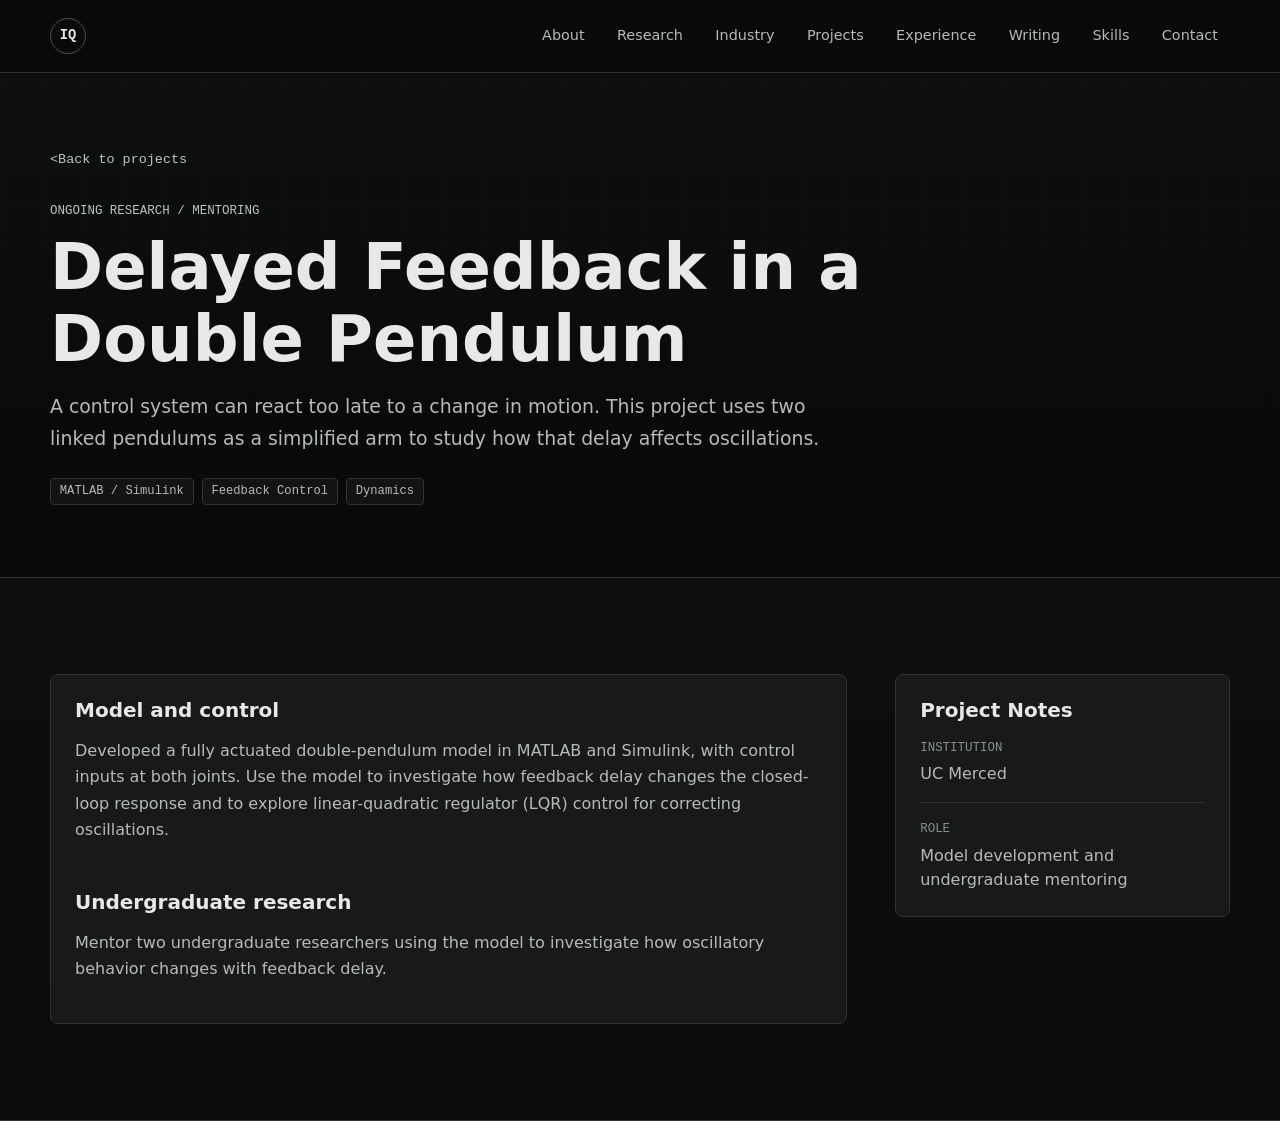
<file: projects/double-pendulum-delay-lqr.html>
<!doctype html>
<html lang="en">
<head>
  <meta charset="utf-8">
  <meta name="viewport" content="width=device-width, initial-scale=1">
  <meta name="description" content="Istafa Qureshi developed a double-pendulum model to study how delayed feedback affects oscillations in a simplified arm.">
  <title>Delayed Feedback in a Double Pendulum | Istafa Qureshi</title>
  <link rel="icon" type="image/png" sizes="64x64" href="../favicon.png">
  <link rel="stylesheet" href="../styles.css">
  <script src="../script.js" defer></script>
</head>
<body>
  <a class="skip-link" href="#main">Skip to main content</a>
  <header class="site-header">
    <nav class="site-nav" aria-label="Primary navigation">
      <a class="brand" href="../index.html#top" aria-label="Istafa Qureshi home">IQ</a>
      <button class="menu-toggle" type="button" aria-expanded="false" aria-controls="nav-links">
        <span class="menu-lines" aria-hidden="true"></span>
        <span class="sr-only">Toggle navigation</span>
      </button>
      <div class="nav-links" id="nav-links">
        <a href="../index.html#about">About</a>
        <a href="../index.html#research">Research</a>
        <a href="../index.html#internships">Industry</a>
        <a href="../index.html#projects">Projects</a>
        <a href="../index.html#experience">Experience</a>
        <a href="../index.html#publications">Writing</a>
        <a href="../index.html#skills">Skills</a>
        <a href="../index.html#contact">Contact</a>
      </div>
    </nav>
  </header>

  <main id="main" class="project-page">
    <section class="section project-hero" id="top">
      <div class="section-inner">
        <a class="back-link" href="../index.html#projects">Back to projects</a>
        <p class="eyebrow">Ongoing research / mentoring</p>
        <h1>Delayed Feedback in a Double Pendulum</h1>
        <p class="hero-statement">
          A control system can react too late to a change in motion. This
          project uses two linked pendulums as a simplified arm to study how
          that delay affects oscillations.
        </p>
        <ul class="tag-list">
          <li>MATLAB / Simulink</li>
          <li>Feedback Control</li>
          <li>Dynamics</li>
        </ul>
      </div>
    </section>

    <section class="section section-muted">
      <div class="section-inner project-detail-grid">
        <article class="project-detail-main">
          <h2>Model and control</h2>
          <p>
            Developed a fully actuated double-pendulum model in MATLAB and
            Simulink, with control inputs at both joints. Use the model to
            investigate how feedback delay changes the closed-loop response
            and to explore linear-quadratic regulator (LQR) control for
            correcting oscillations.
          </p>

          <h2>Undergraduate research</h2>
          <p>
            Mentor two undergraduate researchers using the model to
            investigate how oscillatory behavior changes with feedback delay.
          </p>
        </article>

        <aside class="project-detail-aside" aria-label="Project metadata">
          <h2>Project Notes</h2>
          <dl class="meta-list">
            <div>
              <dt>Institution</dt>
              <dd>UC Merced</dd>
            </div>
            <div>
              <dt>Role</dt>
              <dd>Model development and undergraduate mentoring</dd>
            </div>
          </dl>
        </aside>
      </div>
    </section>
  </main>
</body>
</html>
</file>
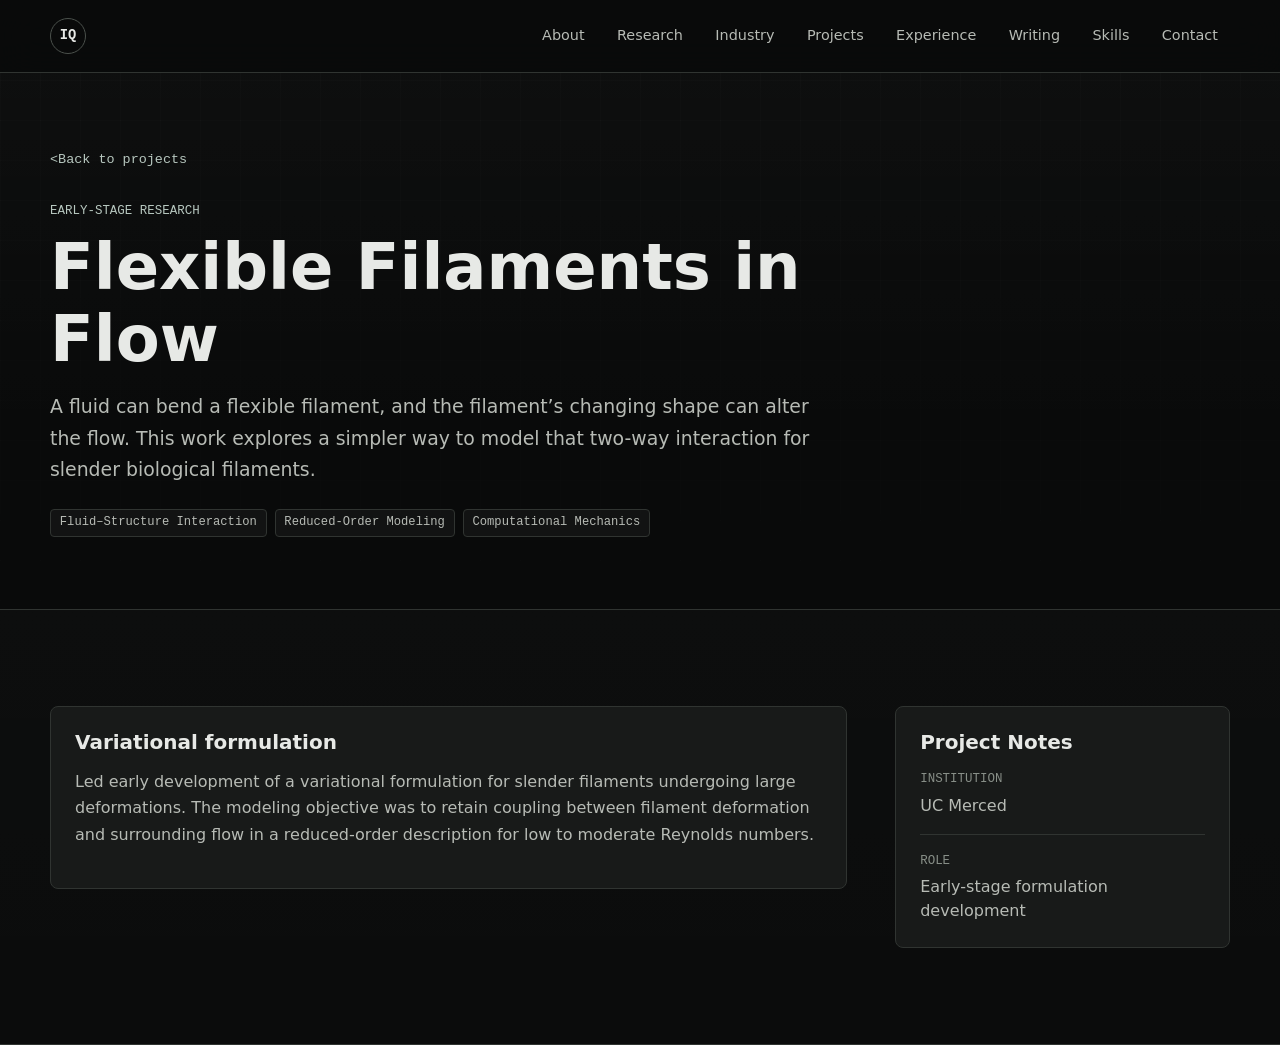
<file: projects/fluid-structure-interaction-models.html>
<!doctype html>
<html lang="en">
<head>
  <meta charset="utf-8">
  <meta name="viewport" content="width=device-width, initial-scale=1">
  <meta name="description" content="Istafa Qureshi explores reduced-order models for flexible filaments and the fluids that flow around them.">
  <title>Flexible Filaments in Flow | Istafa Qureshi</title>
  <link rel="icon" type="image/png" sizes="64x64" href="../favicon.png">
  <link rel="stylesheet" href="../styles.css">
  <script src="../script.js" defer></script>
</head>
<body>
  <a class="skip-link" href="#main">Skip to main content</a>
  <header class="site-header">
    <nav class="site-nav" aria-label="Primary navigation">
      <a class="brand" href="../index.html#top" aria-label="Istafa Qureshi home">IQ</a>
      <button class="menu-toggle" type="button" aria-expanded="false" aria-controls="nav-links">
        <span class="menu-lines" aria-hidden="true"></span>
        <span class="sr-only">Toggle navigation</span>
      </button>
      <div class="nav-links" id="nav-links">
        <a href="../index.html#about">About</a>
        <a href="../index.html#research">Research</a>
        <a href="../index.html#internships">Industry</a>
        <a href="../index.html#projects">Projects</a>
        <a href="../index.html#experience">Experience</a>
        <a href="../index.html#publications">Writing</a>
        <a href="../index.html#skills">Skills</a>
        <a href="../index.html#contact">Contact</a>
      </div>
    </nav>
  </header>

  <main id="main" class="project-page">
    <section class="section project-hero" id="top">
      <div class="section-inner">
        <a class="back-link" href="../index.html#projects">Back to projects</a>
        <p class="eyebrow">Early-stage research</p>
        <h1>Flexible Filaments in Flow</h1>
        <p class="hero-statement">
          A fluid can bend a flexible filament, and the filament’s changing
          shape can alter the flow. This work explores a simpler way to model
          that two-way interaction for slender biological filaments.
        </p>
        <ul class="tag-list">
          <li>Fluid–Structure Interaction</li>
          <li>Reduced-Order Modeling</li>
          <li>Computational Mechanics</li>
        </ul>
      </div>
    </section>

    <section class="section section-muted">
      <div class="section-inner project-detail-grid">
        <article class="project-detail-main">
          <h2>Variational formulation</h2>
          <p>
            Led early development of a variational formulation for slender
            filaments undergoing large deformations. The modeling objective
            was to retain coupling between filament deformation and surrounding
            flow in a reduced-order description for low to moderate Reynolds
            numbers.
          </p>
        </article>

        <aside class="project-detail-aside" aria-label="Project metadata">
          <h2>Project Notes</h2>
          <dl class="meta-list">
            <div>
              <dt>Institution</dt>
              <dd>UC Merced</dd>
            </div>
            <div>
              <dt>Role</dt>
              <dd>Early-stage formulation development</dd>
            </div>
          </dl>
        </aside>
      </div>
    </section>
  </main>
</body>
</html>
</file>
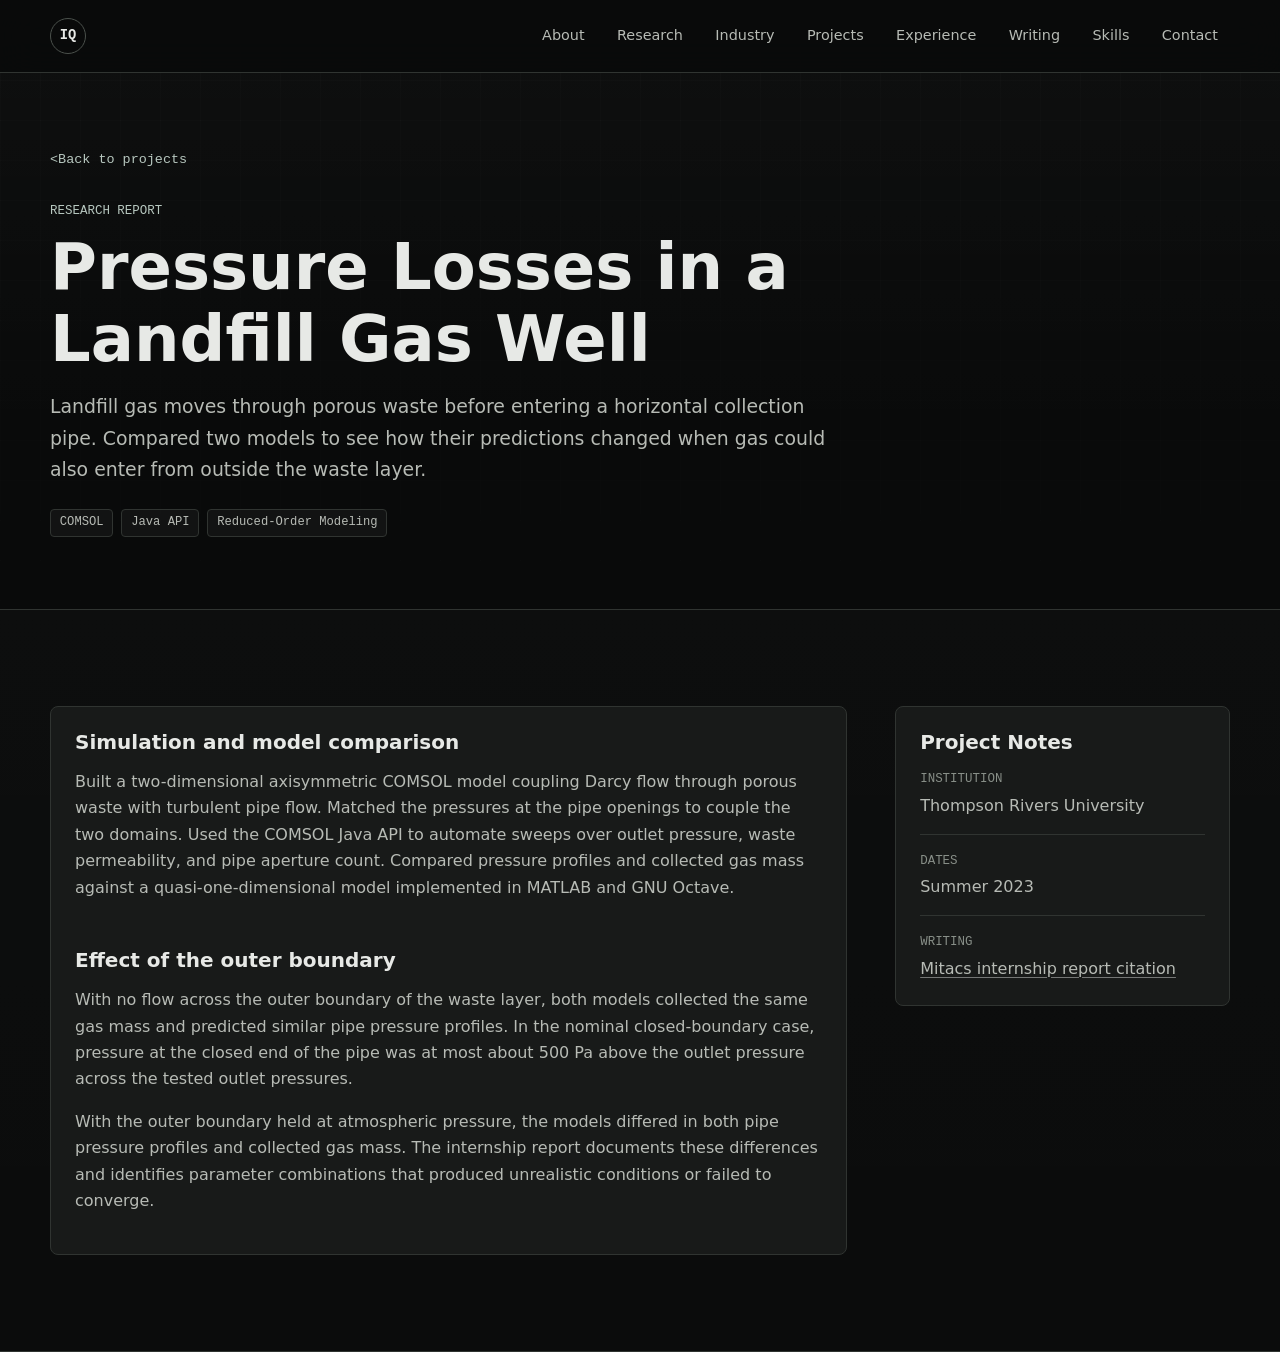
<file: projects/gas-well-ingress-losses.html>
<!doctype html>
<html lang="en">
<head>
  <meta charset="utf-8">
  <meta name="viewport" content="width=device-width, initial-scale=1">
  <meta name="description" content="Istafa Qureshi compared COMSOL and quasi-one-dimensional models of pressure and gas collection in a horizontal landfill well.">
  <title>Pressure Losses in a Landfill Gas Well | Istafa Qureshi</title>
  <link rel="icon" type="image/png" sizes="64x64" href="../favicon.png">
  <link rel="stylesheet" href="../styles.css">
  <script src="../script.js" defer></script>
</head>
<body>
  <a class="skip-link" href="#main">Skip to main content</a>
  <header class="site-header">
    <nav class="site-nav" aria-label="Primary navigation">
      <a class="brand" href="../index.html#top" aria-label="Istafa Qureshi home">IQ</a>
      <button class="menu-toggle" type="button" aria-expanded="false" aria-controls="nav-links">
        <span class="menu-lines" aria-hidden="true"></span>
        <span class="sr-only">Toggle navigation</span>
      </button>
      <div class="nav-links" id="nav-links">
        <a href="../index.html#about">About</a>
        <a href="../index.html#research">Research</a>
        <a href="../index.html#internships">Industry</a>
        <a href="../index.html#projects">Projects</a>
        <a href="../index.html#experience">Experience</a>
        <a href="../index.html#publications">Writing</a>
        <a href="../index.html#skills">Skills</a>
        <a href="../index.html#contact">Contact</a>
      </div>
    </nav>
  </header>

  <main id="main" class="project-page">
    <section class="section project-hero" id="top">
      <div class="section-inner">
        <a class="back-link" href="../index.html#projects">Back to projects</a>
        <p class="eyebrow">Research report</p>
        <h1>Pressure Losses in a Landfill Gas Well</h1>
        <p class="hero-statement">
          Landfill gas moves through porous waste before entering a
          horizontal collection pipe. Compared two models to see how their
          predictions changed when gas could also enter from outside the waste layer.
        </p>
        <ul class="tag-list">
          <li>COMSOL</li>
          <li>Java API</li>
          <li>Reduced-Order Modeling</li>
        </ul>
      </div>
    </section>

    <section class="section section-muted">
      <div class="section-inner project-detail-grid">
        <article class="project-detail-main">
          <h2>Simulation and model comparison</h2>
          <p>
            Built a two-dimensional axisymmetric COMSOL model coupling
            Darcy flow through porous waste with turbulent pipe flow. Matched
            the pressures at the pipe openings to couple the two domains.
            Used the COMSOL Java API to automate sweeps over outlet pressure,
            waste permeability, and pipe aperture count. Compared pressure
            profiles and collected gas mass against a quasi-one-dimensional
            model implemented in MATLAB and GNU Octave.
          </p>

          <h2>Effect of the outer boundary</h2>
          <p>
            With no flow across the outer boundary of the waste layer, both
            models collected the same gas mass and predicted similar pipe
            pressure profiles. In the nominal closed-boundary case, pressure
            at the closed end of the pipe was at most about 500 Pa above the
            outlet pressure across the tested outlet pressures.
          </p>
          <p>
            With the outer boundary held at atmospheric pressure, the models
            differed in both pipe pressure profiles and collected gas mass.
            The internship report documents these differences and identifies
            parameter combinations that produced unrealistic conditions or
            failed to converge.
          </p>
        </article>

        <aside class="project-detail-aside" aria-label="Project metadata">
          <h2>Project Notes</h2>
          <dl class="meta-list">
            <div>
              <dt>Institution</dt>
              <dd>Thompson Rivers University</dd>
            </div>
            <div>
              <dt>Dates</dt>
              <dd>Summer 2023</dd>
            </div>
            <div>
              <dt>Writing</dt>
              <dd><a href="../index.html#publications">Mitacs internship report citation</a></dd>
            </div>
          </dl>
        </aside>
      </div>
    </section>
  </main>
</body>
</html>
</file>
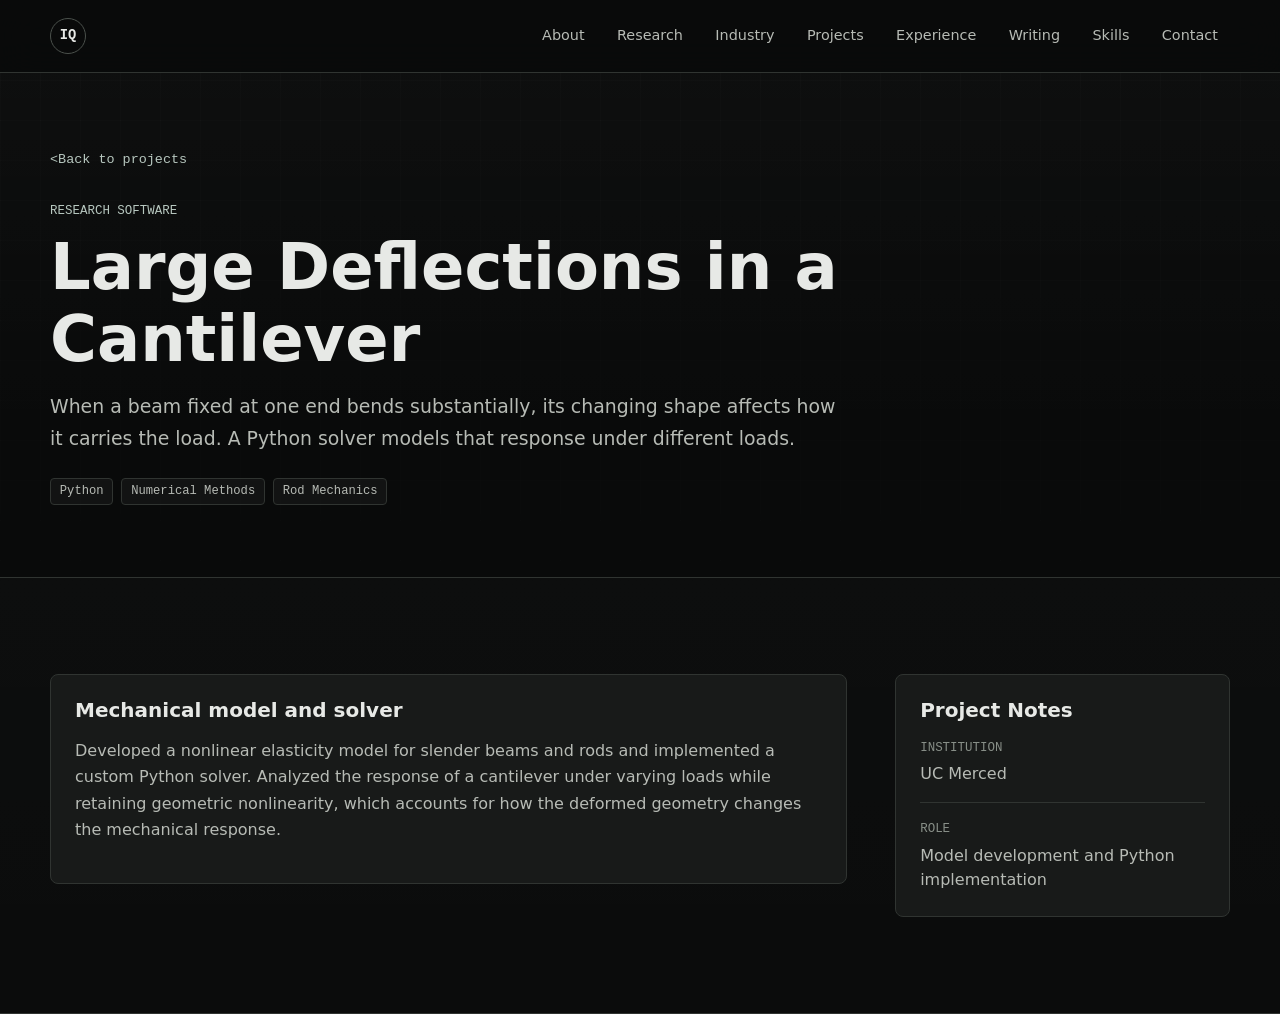
<file: projects/nonlinear-rod-mechanics.html>
<!doctype html>
<html lang="en">
<head>
  <meta charset="utf-8">
  <meta name="viewport" content="width=device-width, initial-scale=1">
  <meta name="description" content="Istafa Qureshi developed a Python solver to study large deflections in slender beams and rods under different loads.">
  <title>Large Deflections in a Cantilever | Istafa Qureshi</title>
  <link rel="icon" type="image/png" sizes="64x64" href="../favicon.png">
  <link rel="stylesheet" href="../styles.css">
  <script src="../script.js" defer></script>
</head>
<body>
  <a class="skip-link" href="#main">Skip to main content</a>
  <header class="site-header">
    <nav class="site-nav" aria-label="Primary navigation">
      <a class="brand" href="../index.html#top" aria-label="Istafa Qureshi home">IQ</a>
      <button class="menu-toggle" type="button" aria-expanded="false" aria-controls="nav-links">
        <span class="menu-lines" aria-hidden="true"></span>
        <span class="sr-only">Toggle navigation</span>
      </button>
      <div class="nav-links" id="nav-links">
        <a href="../index.html#about">About</a>
        <a href="../index.html#research">Research</a>
        <a href="../index.html#internships">Industry</a>
        <a href="../index.html#projects">Projects</a>
        <a href="../index.html#experience">Experience</a>
        <a href="../index.html#publications">Writing</a>
        <a href="../index.html#skills">Skills</a>
        <a href="../index.html#contact">Contact</a>
      </div>
    </nav>
  </header>

  <main id="main" class="project-page">
    <section class="section project-hero" id="top">
      <div class="section-inner">
        <a class="back-link" href="../index.html#projects">Back to projects</a>
        <p class="eyebrow">Research software</p>
        <h1>Large Deflections in a Cantilever</h1>
        <p class="hero-statement">
          When a beam fixed at one end bends substantially, its changing shape
          affects how it carries the load. A Python solver models that response
          under different loads.
        </p>
        <ul class="tag-list">
          <li>Python</li>
          <li>Numerical Methods</li>
          <li>Rod Mechanics</li>
        </ul>
      </div>
    </section>

    <section class="section section-muted">
      <div class="section-inner project-detail-grid">
        <article class="project-detail-main">
          <h2>Mechanical model and solver</h2>
          <p>
            Developed a nonlinear elasticity model for slender beams and rods
            and implemented a custom Python solver. Analyzed the response of
            a cantilever under varying loads while retaining geometric
            nonlinearity, which accounts for how the deformed geometry changes
            the mechanical response.
          </p>
        </article>

        <aside class="project-detail-aside" aria-label="Project metadata">
          <h2>Project Notes</h2>
          <dl class="meta-list">
            <div>
              <dt>Institution</dt>
              <dd>UC Merced</dd>
            </div>
            <div>
              <dt>Role</dt>
              <dd>Model development and Python implementation</dd>
            </div>
          </dl>
        </aside>
      </div>
    </section>
  </main>
</body>
</html>
</file>
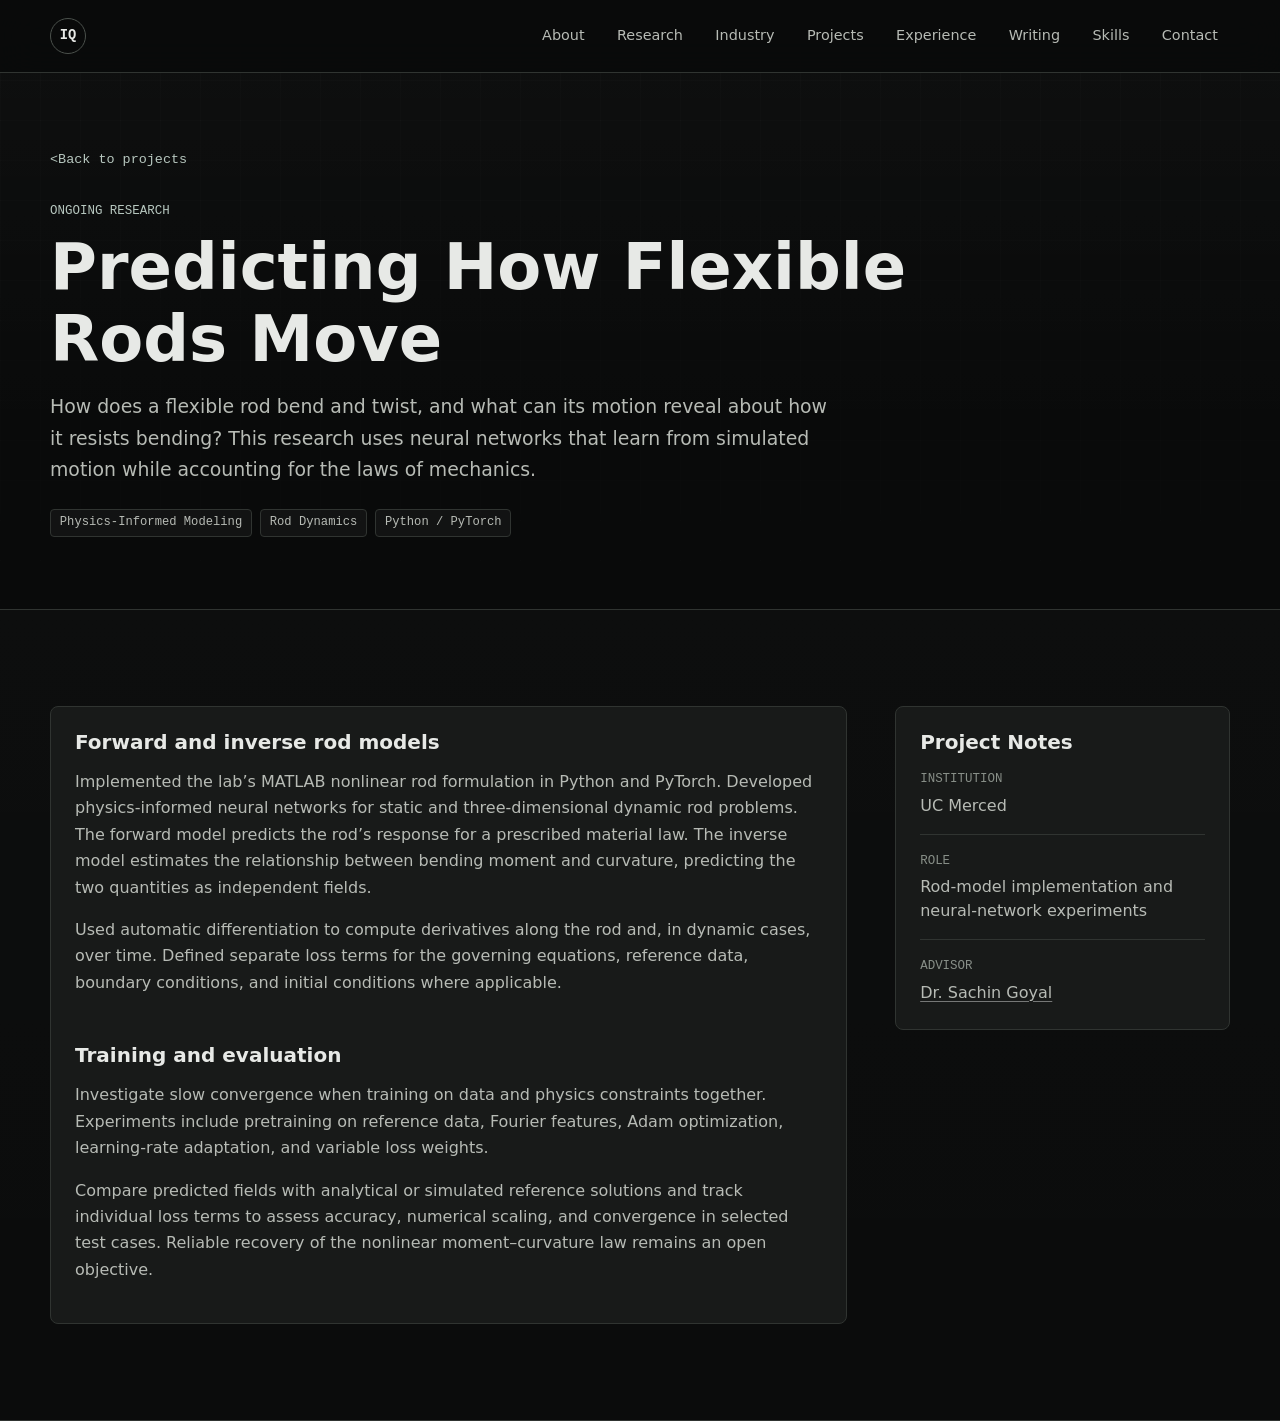
<file: projects/pinn-rod-dynamics.html>
<!doctype html>
<html lang="en">
<head>
  <meta charset="utf-8">
  <meta name="viewport" content="width=device-width, initial-scale=1">
  <meta name="description" content="Istafa Qureshi develops physics-informed neural networks to predict flexible rod motion and investigate how rods resist bending.">
  <title>Physics-Informed Neural Networks for Nonlinear Rod Dynamics | Istafa Qureshi</title>
  <link rel="icon" type="image/png" sizes="64x64" href="../favicon.png">
  <link rel="stylesheet" href="../styles.css">
  <script src="../script.js" defer></script>
</head>
<body>
  <a class="skip-link" href="#main">Skip to main content</a>
  <header class="site-header">
    <nav class="site-nav" aria-label="Primary navigation">
      <a class="brand" href="../index.html#top" aria-label="Istafa Qureshi home">IQ</a>
      <button class="menu-toggle" type="button" aria-expanded="false" aria-controls="nav-links">
        <span class="menu-lines" aria-hidden="true"></span>
        <span class="sr-only">Toggle navigation</span>
      </button>
      <div class="nav-links" id="nav-links">
        <a href="../index.html#about">About</a>
        <a href="../index.html#research">Research</a>
        <a href="../index.html#internships">Industry</a>
        <a href="../index.html#projects">Projects</a>
        <a href="../index.html#experience">Experience</a>
        <a href="../index.html#publications">Writing</a>
        <a href="../index.html#skills">Skills</a>
        <a href="../index.html#contact">Contact</a>
      </div>
    </nav>
  </header>

  <main id="main" class="project-page">
    <section class="section project-hero" id="top">
      <div class="section-inner">
        <a class="back-link" href="../index.html#projects">Back to projects</a>
        <p class="eyebrow">Ongoing research</p>
        <h1>Predicting How Flexible Rods Move</h1>
        <p class="hero-statement">
          How does a flexible rod bend and twist, and what can its motion reveal
          about how it resists bending? This research uses neural networks that
          learn from simulated motion while accounting for the laws of mechanics.
        </p>
        <ul class="tag-list">
          <li>Physics-Informed Modeling</li>
          <li>Rod Dynamics</li>
          <li>Python / PyTorch</li>
        </ul>
      </div>
    </section>

    <section class="section section-muted">
      <div class="section-inner project-detail-grid">
        <article class="project-detail-main">
          <h2>Forward and inverse rod models</h2>
          <p>
            Implemented the lab’s MATLAB nonlinear rod formulation in Python
            and PyTorch. Developed physics-informed neural networks for
            static and three-dimensional dynamic rod problems. The forward
            model predicts the rod’s response for a prescribed material law.
            The inverse model estimates the relationship between bending
            moment and curvature, predicting the two quantities as independent
            fields.
          </p>
          <p>
            Used automatic differentiation to compute derivatives along the
            rod and, in dynamic cases, over time. Defined separate loss terms
            for the governing equations, reference data, boundary conditions,
            and initial conditions where applicable.
          </p>

          <h2>Training and evaluation</h2>
          <p>
            Investigate slow convergence when training on data and physics
            constraints together. Experiments include pretraining on reference
            data, Fourier features, Adam optimization, learning-rate
            adaptation, and variable loss weights.
          </p>
          <p>
            Compare predicted fields with analytical or simulated reference
            solutions and track individual loss terms to assess accuracy,
            numerical scaling, and convergence in selected test cases.
            Reliable recovery of the nonlinear moment–curvature law remains
            an open objective.
          </p>
        </article>

        <aside class="project-detail-aside" aria-label="Project metadata">
          <h2>Project Notes</h2>
          <dl class="meta-list">
            <div>
              <dt>Institution</dt>
              <dd>UC Merced</dd>
            </div>
            <div>
              <dt>Role</dt>
              <dd>Rod-model implementation and neural-network experiments</dd>
            </div>
            <div>
              <dt>Advisor</dt>
              <dd><a href="https://sites.ucmerced.edu/sgoyal/research1">Dr. Sachin Goyal</a></dd>
            </div>
          </dl>
        </aside>
      </div>
    </section>
  </main>
</body>
</html>
</file>
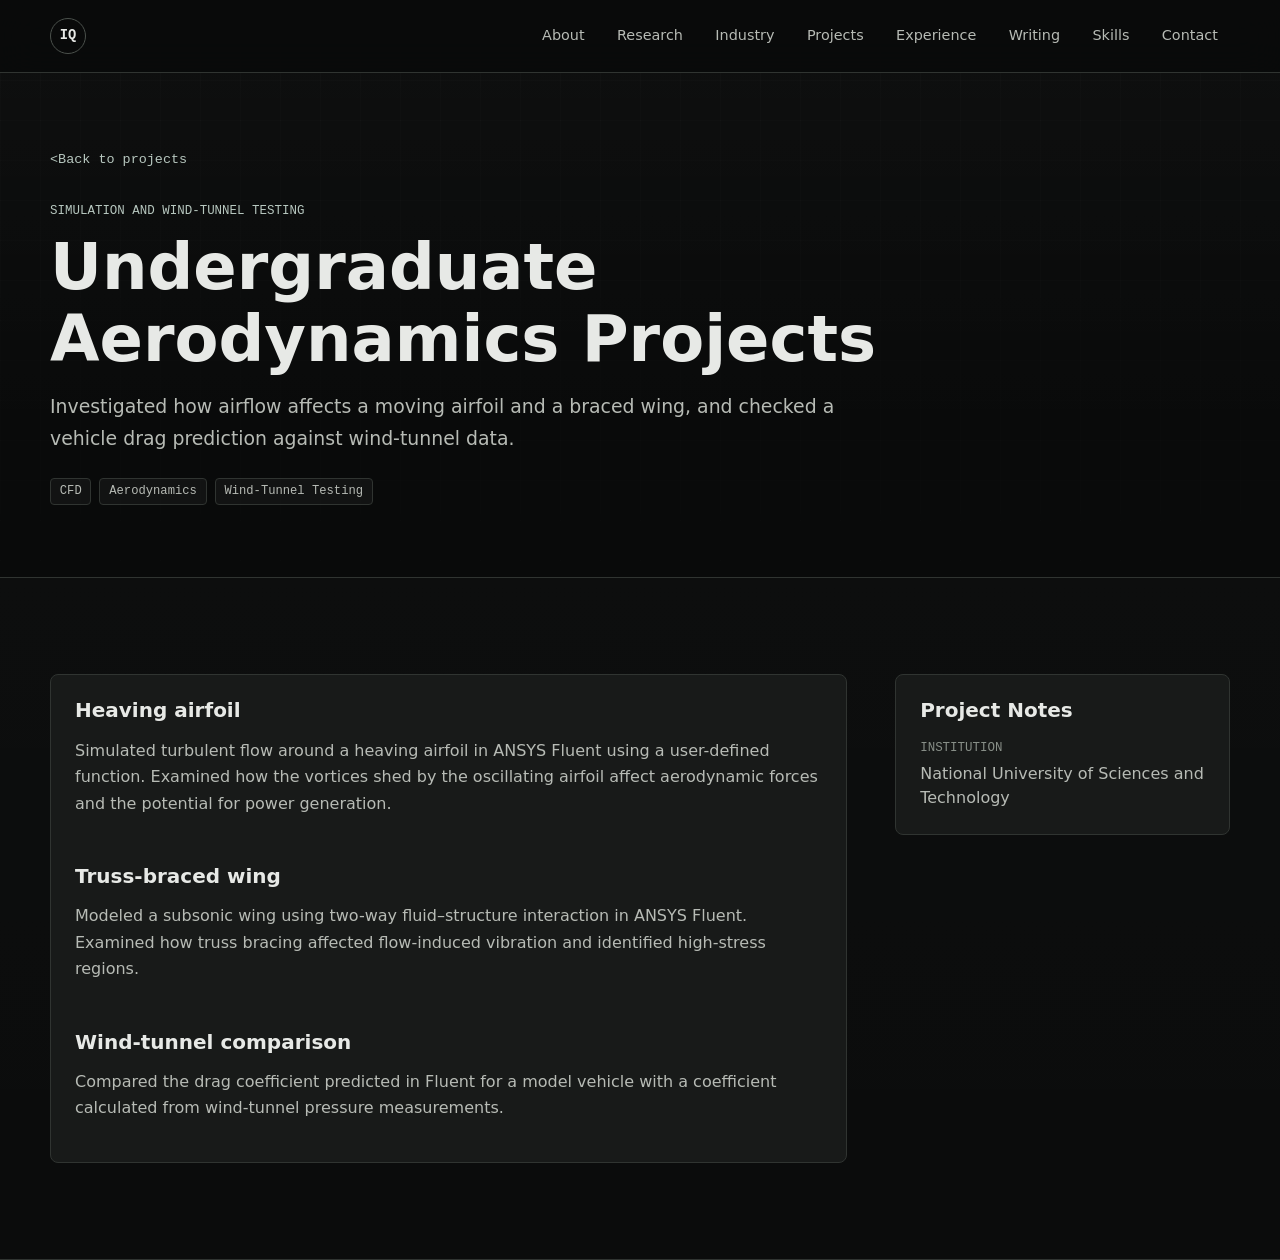
<file: projects/undergraduate-engineering-portfolio.html>
<!doctype html>
<html lang="en">
<head>
  <meta charset="utf-8">
  <meta name="viewport" content="width=device-width, initial-scale=1">
  <meta name="description" content="Istafa Qureshi studied oscillating airfoils, braced wings, and vehicle drag using aerodynamic simulations and wind-tunnel measurements.">
  <title>Undergraduate Aerodynamics Projects | Istafa Qureshi</title>
  <link rel="icon" type="image/png" sizes="64x64" href="../favicon.png">
  <link rel="stylesheet" href="../styles.css">
  <script src="../script.js" defer></script>
</head>
<body>
  <a class="skip-link" href="#main">Skip to main content</a>
  <header class="site-header">
    <nav class="site-nav" aria-label="Primary navigation">
      <a class="brand" href="../index.html#top" aria-label="Istafa Qureshi home">IQ</a>
      <button class="menu-toggle" type="button" aria-expanded="false" aria-controls="nav-links">
        <span class="menu-lines" aria-hidden="true"></span>
        <span class="sr-only">Toggle navigation</span>
      </button>
      <div class="nav-links" id="nav-links">
        <a href="../index.html#about">About</a>
        <a href="../index.html#research">Research</a>
        <a href="../index.html#internships">Industry</a>
        <a href="../index.html#projects">Projects</a>
        <a href="../index.html#experience">Experience</a>
        <a href="../index.html#publications">Writing</a>
        <a href="../index.html#skills">Skills</a>
        <a href="../index.html#contact">Contact</a>
      </div>
    </nav>
  </header>

  <main id="main" class="project-page">
    <section class="section project-hero" id="top">
      <div class="section-inner">
        <a class="back-link" href="../index.html#projects">Back to projects</a>
        <p class="eyebrow">Simulation and wind-tunnel testing</p>
        <h1>Undergraduate Aerodynamics Projects</h1>
        <p class="hero-statement">
          Investigated how airflow affects a moving airfoil and a braced
          wing, and checked a vehicle drag prediction against wind-tunnel data.
        </p>
        <ul class="tag-list">
          <li>CFD</li>
          <li>Aerodynamics</li>
          <li>Wind-Tunnel Testing</li>
        </ul>
      </div>
    </section>

    <section class="section section-muted">
      <div class="section-inner project-detail-grid">
        <article class="project-detail-main">
          <h2>Heaving airfoil</h2>
          <p>
            Simulated turbulent flow around a heaving airfoil in ANSYS Fluent
            using a user-defined function. Examined how the vortices shed by
            the oscillating airfoil affect aerodynamic forces and the potential
            for power generation.
          </p>

          <h2>Truss-braced wing</h2>
          <p>
            Modeled a subsonic wing using two-way fluid–structure interaction
            in ANSYS Fluent. Examined how truss bracing affected flow-induced
            vibration and identified high-stress regions.
          </p>

          <h2>Wind-tunnel comparison</h2>
          <p>
            Compared the drag coefficient predicted in Fluent for a model
            vehicle with a coefficient calculated from wind-tunnel pressure
            measurements.
          </p>
        </article>

        <aside class="project-detail-aside" aria-label="Project metadata">
          <h2>Project Notes</h2>
          <dl class="meta-list">
            <div>
              <dt>Institution</dt>
              <dd>National University of Sciences and Technology</dd>
            </div>
          </dl>
        </aside>
      </div>
    </section>
  </main>
</body>
</html>
</file>
<file: styles.css>
:root {
  --color-bg: #090a0a;
  --color-bg-soft: #101211;
  --color-bg-muted: #151716;
  --color-surface: #181a19;
  --color-surface-strong: #202321;
  --color-text: #e7e9e6;
  --color-text-muted: #b7bbb5;
  --color-text-soft: #888f88;
  --color-line: #303431;
  --color-line-strong: #4b514c;
  --color-accent: #b7c7bf;
  --color-accent-muted: #7f9189;
  --color-focus: #f4f7f1;

  --font-sans: system-ui, -apple-system, BlinkMacSystemFont, "Segoe UI", sans-serif;
  --font-mono: "SFMono-Regular", Consolas, "Liberation Mono", monospace;

  --space-1: 0.25rem;
  --space-2: 0.5rem;
  --space-3: 0.75rem;
  --space-4: 1rem;
  --space-5: 1.5rem;
  --space-6: 2rem;
  --space-7: 3rem;
  --space-8: 4.5rem;
  --space-9: 6rem;

  --radius-sm: 4px;
  --radius-md: 8px;
  --border-thin: 1px solid var(--color-line);
  --border-strong: 1px solid var(--color-line-strong);

  --max-page-width: 1180px;
  --max-text-width: 720px;
  --nav-height: 4.5rem;
  --transition-fast: 160ms ease;
  --transition-medium: 240ms ease;
}

*,
*::before,
*::after {
  box-sizing: border-box;
}

html {
  scroll-behavior: smooth;
  scroll-padding-top: var(--nav-height);
}

body {
  margin: 0;
  background:
    linear-gradient(180deg, rgba(255, 255, 255, 0.025), rgba(255, 255, 255, 0) 28rem),
    var(--color-bg);
  color: var(--color-text);
  font-family: var(--font-sans);
  font-size: 1rem;
  line-height: 1.65;
  letter-spacing: 0;
  overflow-wrap: anywhere;
}

body::before {
  position: fixed;
  inset: 0;
  z-index: -1;
  pointer-events: none;
  content: "";
  background-image:
    linear-gradient(rgba(255, 255, 255, 0.025) 1px, transparent 1px),
    linear-gradient(90deg, rgba(255, 255, 255, 0.025) 1px, transparent 1px);
  background-size: 40px 40px;
  mask-image: linear-gradient(180deg, rgba(0, 0, 0, 0.65), transparent 52rem);
}

a {
  color: inherit;
  text-decoration-color: rgba(231, 233, 230, 0.45);
  text-decoration-thickness: 1px;
  text-underline-offset: 0.2em;
  transition: color var(--transition-fast), text-decoration-color var(--transition-fast), border-color var(--transition-fast), background var(--transition-fast);
}

a:hover {
  color: var(--color-text);
  text-decoration-color: var(--color-text);
}

a:focus-visible,
button:focus-visible {
  outline: 2px solid var(--color-focus);
  outline-offset: 4px;
}

h1,
h2,
h3,
p {
  margin-top: 0;
}

h1,
h2,
h3 {
  line-height: 1.12;
  font-weight: 640;
  letter-spacing: 0;
}

h1 {
  max-width: 10ch;
  margin-bottom: var(--space-4);
  font-size: 4rem;
}

h2 {
  max-width: 760px;
  margin-bottom: var(--space-4);
  font-size: 2.15rem;
}

h3 {
  margin-bottom: var(--space-3);
  font-size: 1.05rem;
}

p {
  color: var(--color-text-muted);
}

ul,
dl,
dd {
  margin: 0;
}

ul {
  padding-left: 1.2rem;
}

li + li {
  margin-top: var(--space-2);
}

.sr-only {
  position: absolute;
  width: 1px;
  height: 1px;
  padding: 0;
  margin: -1px;
  overflow: hidden;
  clip: rect(0, 0, 0, 0);
  white-space: nowrap;
  border: 0;
}

.skip-link {
  position: fixed;
  top: var(--space-4);
  left: var(--space-4);
  z-index: 100;
  padding: var(--space-2) var(--space-4);
  background: var(--color-text);
  color: var(--color-bg);
  border-radius: var(--radius-sm);
  transform: translateY(-150%);
}

.skip-link:focus {
  transform: translateY(0);
}

.site-header {
  position: sticky;
  top: 0;
  z-index: 50;
  min-height: var(--nav-height);
  background: rgba(9, 10, 10, 0.86);
  border-bottom: var(--border-thin);
  backdrop-filter: blur(18px);
}

.site-nav {
  display: flex;
  align-items: center;
  justify-content: space-between;
  width: min(100% - 2rem, var(--max-page-width));
  min-height: var(--nav-height);
  margin-inline: auto;
  gap: var(--space-4);
}

.brand {
  display: inline-flex;
  align-items: center;
  justify-content: center;
  width: 2.25rem;
  height: 2.25rem;
  flex: 0 0 auto;
  color: var(--color-text);
  font-family: var(--font-mono);
  font-size: 0.86rem;
  font-weight: 700;
  text-decoration: none;
  border: var(--border-strong);
  border-radius: 50%;
}

.nav-links {
  display: flex;
  flex-wrap: wrap;
  align-items: center;
  justify-content: flex-end;
  gap: var(--space-2);
}

.nav-links a {
  padding: 0.55rem 0.7rem;
  color: var(--color-text-muted);
  font-size: 0.9rem;
  text-decoration: none;
  border: 1px solid transparent;
  border-radius: var(--radius-sm);
}

.nav-links a:hover,
.nav-links a.is-active {
  color: var(--color-text);
  background: rgba(255, 255, 255, 0.035);
  border-color: var(--color-line);
}

.menu-toggle {
  display: none;
  width: 2.4rem;
  height: 2.4rem;
  align-items: center;
  justify-content: center;
  padding: 0;
  color: var(--color-text);
  background: transparent;
  border: var(--border-thin);
  border-radius: var(--radius-sm);
  cursor: pointer;
}

.menu-lines,
.menu-lines::before,
.menu-lines::after {
  display: block;
  width: 1rem;
  height: 1px;
  background: currentColor;
  transition: transform var(--transition-medium), opacity var(--transition-medium);
}

.menu-lines {
  position: relative;
}

.menu-lines::before,
.menu-lines::after {
  position: absolute;
  left: 0;
  content: "";
}

.menu-lines::before {
  top: -0.35rem;
}

.menu-lines::after {
  top: 0.35rem;
}

.menu-toggle[aria-expanded="true"] .menu-lines {
  background: transparent;
}

.menu-toggle[aria-expanded="true"] .menu-lines::before {
  transform: translateY(0.35rem) rotate(45deg);
}

.menu-toggle[aria-expanded="true"] .menu-lines::after {
  transform: translateY(-0.35rem) rotate(-45deg);
}

.section {
  padding-block: var(--space-9);
}

.section-muted {
  background: linear-gradient(180deg, rgba(255, 255, 255, 0.02), rgba(255, 255, 255, 0.01));
  border-block: var(--border-thin);
}

.section-inner {
  width: min(100% - 2rem, var(--max-page-width));
  margin-inline: auto;
}

.section-heading {
  max-width: var(--max-text-width);
  margin-bottom: var(--space-7);
}

.section-heading p:last-child {
  margin-bottom: 0;
}

.eyebrow {
  margin-bottom: var(--space-3);
  color: var(--color-accent);
  font-family: var(--font-mono);
  font-size: 0.78rem;
  line-height: 1.35;
  text-transform: uppercase;
}

.hero {
  min-height: calc(100vh - var(--nav-height));
  display: grid;
  align-items: end;
  padding-top: var(--space-8);
  padding-bottom: var(--space-8);
}

.hero-inner {
  display: grid;
  gap: var(--space-6);
}

.hero-title {
  margin-bottom: 0;
  color: var(--color-text);
  font-size: 1.35rem;
}

.hero-statement {
  max-width: 790px;
  margin-bottom: 0;
  color: var(--color-text-muted);
  font-size: 1.18rem;
}

.hero-actions {
  display: flex;
  flex-wrap: wrap;
  gap: var(--space-3);
}

.button {
  display: inline-flex;
  align-items: center;
  justify-content: center;
  min-height: 2.75rem;
  padding: 0.65rem 1rem;
  gap: var(--space-2);
  font-size: 0.95rem;
  font-weight: 650;
  text-decoration: none;
  border-radius: var(--radius-sm);
}

.button span {
  color: inherit;
  font-family: var(--font-mono);
  font-size: 0.74rem;
  font-weight: 500;
}

.button-primary {
  color: var(--color-bg);
  background: var(--color-text);
  border: 1px solid var(--color-text);
}

.button-primary:hover {
  color: var(--color-bg);
  background: var(--color-accent);
  border-color: var(--color-accent);
}

.button-secondary {
  color: var(--color-text);
  background: rgba(255, 255, 255, 0.035);
  border: var(--border-strong);
}

.button-secondary:hover {
  background: rgba(255, 255, 255, 0.07);
}

.hero-facts {
  display: grid;
  grid-template-columns: repeat(3, minmax(0, 1fr));
  border-top: var(--border-thin);
  border-bottom: var(--border-thin);
}

.hero-facts div {
  min-height: 8rem;
  padding: var(--space-5);
  border-right: var(--border-thin);
}

.hero-facts div:last-child {
  border-right: 0;
}

.hero-facts dt {
  margin-bottom: var(--space-3);
  color: var(--color-text-soft);
  font-family: var(--font-mono);
  font-size: 0.78rem;
  text-transform: uppercase;
}

.hero-facts dd {
  color: var(--color-text);
  font-size: 1rem;
  line-height: 1.45;
}

.about-grid {
  display: grid;
  grid-template-columns: minmax(0, 1.55fr) minmax(280px, 0.8fr);
  gap: var(--space-7);
  align-items: start;
}

.about-copy {
  max-width: var(--max-text-width);
}

.academic-path,
.recognition {
  padding: var(--space-5);
  background: var(--color-bg-soft);
  border: var(--border-thin);
  border-radius: var(--radius-md);
}

.fact-list,
.compact-list,
.tag-list,
.pill-list {
  padding-left: 0;
  list-style: none;
}

.fact-list li {
  padding-block: var(--space-4);
  border-top: var(--border-thin);
}

.fact-list li:first-child {
  padding-top: 0;
  border-top: 0;
}

.fact-list span,
.project-meta,
.timeline-date,
.writing-type {
  display: block;
  margin-bottom: var(--space-1);
  color: var(--color-text-soft);
  font-family: var(--font-mono);
  font-size: 0.78rem;
  text-transform: uppercase;
}

.fact-list strong {
  display: block;
  color: var(--color-text);
  font-size: 0.95rem;
  font-weight: 540;
  line-height: 1.45;
}

.card-grid,
.skills-grid {
  display: grid;
  grid-template-columns: repeat(3, minmax(0, 1fr));
  gap: var(--space-4);
}

.project-grid {
  display: grid;
  grid-template-columns: repeat(2, minmax(0, 1fr));
  gap: var(--space-4);
}

.topic-card,
.project-card,
.skill-group,
.writing-item {
  padding: var(--space-5);
  background: var(--color-surface);
  border: var(--border-thin);
  border-radius: var(--radius-md);
  transition: transform var(--transition-medium), border-color var(--transition-medium), background var(--transition-medium);
}

.topic-card:hover,
.project-card:hover,
.skill-group:hover,
.writing-item:hover {
  transform: translateY(-2px);
  background: var(--color-surface-strong);
  border-color: var(--color-line-strong);
}

.topic-card p,
.project-card p,
.writing-item p,
.skill-group p {
  margin-bottom: 0;
}

.project-card {
  display: flex;
  min-height: 22rem;
  flex-direction: column;
}

.project-card h3 {
  max-width: 36rem;
}

.tag-list,
.pill-list {
  display: flex;
  flex-wrap: wrap;
  gap: var(--space-2);
  margin-top: var(--space-5);
}

.tag-list li,
.pill-list li {
  margin-top: 0;
  padding: 0.35rem 0.55rem;
  color: var(--color-text-muted);
  font-family: var(--font-mono);
  font-size: 0.76rem;
  line-height: 1.2;
  background: rgba(255, 255, 255, 0.04);
  border: var(--border-thin);
  border-radius: var(--radius-sm);
}

.project-link {
  display: inline-flex;
  width: fit-content;
  margin-top: auto;
  padding-top: var(--space-5);
  color: var(--color-accent);
  font-family: var(--font-mono);
  font-size: 0.82rem;
}

a.project-link {
  text-decoration: underline;
}

.timeline {
  display: grid;
  gap: var(--space-4);
}

.timeline-item {
  display: grid;
  grid-template-columns: 12rem minmax(0, 1fr);
  gap: var(--space-5);
  padding: var(--space-5);
  background: var(--color-surface);
  border: var(--border-thin);
  border-radius: var(--radius-md);
}

.timeline-content h3 {
  margin-bottom: var(--space-1);
}

.timeline-place {
  margin-bottom: var(--space-4);
  color: var(--color-text-soft);
}

.timeline-content li {
  color: var(--color-text-muted);
}

.recognition {
  margin-top: var(--space-5);
}

.compact-list li {
  padding-block: var(--space-2);
  color: var(--color-text-muted);
  border-top: var(--border-thin);
}

.compact-list li:first-child {
  border-top: 0;
}

.writing-list {
  display: grid;
  gap: var(--space-4);
}

.writing-item {
  display: grid;
  grid-template-columns: minmax(0, 1fr) auto;
  gap: var(--space-4);
  align-items: start;
}

.writing-item h3,
.writing-item p {
  grid-column: 1;
}

.writing-item a {
  grid-column: 2;
  grid-row: 1 / span 3;
  align-self: center;
  padding: 0.5rem 0.75rem;
  color: var(--color-text);
  font-family: var(--font-mono);
  font-size: 0.82rem;
  text-decoration: none;
  border: var(--border-thin);
  border-radius: var(--radius-sm);
}

.writing-item a:hover {
  background: rgba(255, 255, 255, 0.06);
}

.skill-group h3 {
  margin-bottom: var(--space-4);
}

.contact-section {
  border-top: var(--border-thin);
}

.contact-inner {
  display: grid;
  grid-template-columns: minmax(0, 1fr) minmax(280px, 0.7fr);
  gap: var(--space-7);
  align-items: start;
}

.contact-list {
  display: grid;
  gap: var(--space-3);
  padding: var(--space-5);
  font-style: normal;
  background: var(--color-bg-soft);
  border: var(--border-thin);
  border-radius: var(--radius-md);
}

.contact-list a,
.contact-list span {
  color: var(--color-text-muted);
  font-family: var(--font-mono);
  font-size: 0.92rem;
}

.site-footer {
  padding-block: var(--space-5);
  color: var(--color-text-soft);
  border-top: var(--border-thin);
}

.footer-inner {
  display: flex;
  flex-wrap: wrap;
  justify-content: space-between;
  gap: var(--space-3);
}

.footer-inner p {
  margin-bottom: 0;
  color: var(--color-text-soft);
  font-size: 0.88rem;
}

.project-page h1 {
  max-width: 920px;
}

.project-hero {
  padding-top: var(--space-8);
  padding-bottom: var(--space-8);
}

.back-link {
  display: inline-flex;
  width: fit-content;
  margin-bottom: var(--space-6);
  color: var(--color-accent);
  font-family: var(--font-mono);
  font-size: 0.84rem;
  text-decoration: none;
}

.back-link::before {
  content: "< ";
}

.project-detail-grid {
  display: grid;
  grid-template-columns: minmax(0, 1fr) minmax(280px, 0.42fr);
  gap: var(--space-7);
  align-items: start;
}

.project-detail-main,
.project-detail-aside {
  padding: var(--space-5);
  background: var(--color-surface);
  border: var(--border-thin);
  border-radius: var(--radius-md);
}

.project-detail-main h2,
.project-detail-aside h2 {
  margin-bottom: var(--space-4);
  font-size: 1.25rem;
}

.project-detail-main h2:not(:first-child) {
  margin-top: var(--space-7);
}

.project-detail-main li {
  color: var(--color-text-muted);
}

.meta-list {
  display: grid;
  gap: var(--space-4);
}

.meta-list div {
  padding-top: var(--space-4);
  border-top: var(--border-thin);
}

.meta-list div:first-child {
  padding-top: 0;
  border-top: 0;
}

.meta-list dt {
  margin-bottom: var(--space-1);
  color: var(--color-text-soft);
  font-family: var(--font-mono);
  font-size: 0.78rem;
  text-transform: uppercase;
}

.meta-list dd {
  color: var(--color-text-muted);
  line-height: 1.5;
}

@media (max-width: 980px) {
  h1 {
    font-size: 3.25rem;
  }

  h2 {
    font-size: 1.85rem;
  }

  .hero-facts,
  .card-grid,
  .skills-grid {
    grid-template-columns: repeat(2, minmax(0, 1fr));
  }

  .hero-facts div:nth-child(2) {
    border-right: 0;
  }

  .hero-facts div:last-child {
    grid-column: 1 / -1;
    border-top: var(--border-thin);
  }

  .about-grid,
  .contact-inner {
    grid-template-columns: 1fr;
  }

  .project-grid {
    grid-template-columns: 1fr;
  }

  .project-detail-grid {
    grid-template-columns: 1fr;
  }
}

@media (max-width: 760px) {
  :root {
    --nav-height: 4rem;
  }

  .site-nav {
    align-items: flex-start;
    flex-wrap: wrap;
    padding-block: 0.75rem;
  }

  .nav-links {
    width: 100%;
    justify-content: flex-start;
    padding-top: var(--space-2);
  }

  .js-enabled .site-nav {
    align-items: center;
  }

  .js-enabled .menu-toggle {
    display: inline-flex;
  }

  .js-enabled .nav-links {
    display: none;
    flex-direction: column;
    align-items: stretch;
  }

  .js-enabled .nav-links.is-open {
    display: flex;
  }

  .nav-links a {
    width: 100%;
  }

  .section {
    padding-block: var(--space-8);
  }

  .hero {
    min-height: auto;
    padding-top: var(--space-7);
  }

  h1 {
    font-size: 2.65rem;
  }

  h2 {
    font-size: 1.6rem;
  }

  .hero-statement {
    font-size: 1.05rem;
  }

  .hero-facts,
  .card-grid,
  .skills-grid {
    grid-template-columns: 1fr;
  }

  .hero-facts div,
  .hero-facts div:nth-child(2),
  .hero-facts div:last-child {
    grid-column: auto;
    border-top: var(--border-thin);
    border-right: 0;
  }

  .hero-facts div:first-child {
    border-top: 0;
  }

  .timeline-item {
    grid-template-columns: 1fr;
    gap: var(--space-3);
  }

  .writing-item {
    grid-template-columns: 1fr;
  }

  .writing-item a {
    grid-column: 1;
    grid-row: auto;
    width: fit-content;
  }
}

@media (max-width: 520px) {
  .section-inner,
  .site-nav {
    width: min(100% - 1.25rem, var(--max-page-width));
  }

  h1 {
    font-size: 2.25rem;
  }

  .button {
    width: 100%;
  }

  .hero-actions {
    width: 100%;
  }

  .topic-card,
  .project-card,
  .project-detail-main,
  .project-detail-aside,
  .skill-group,
  .writing-item,
  .academic-path,
  .recognition,
  .contact-list,
  .timeline-item {
    padding: var(--space-4);
  }
}

@media (prefers-reduced-motion: reduce) {
  html {
    scroll-behavior: auto;
  }

  *,
  *::before,
  *::after {
    transition-duration: 0.01ms !important;
    animation-duration: 0.01ms !important;
    animation-iteration-count: 1 !important;
  }
}
</file>
